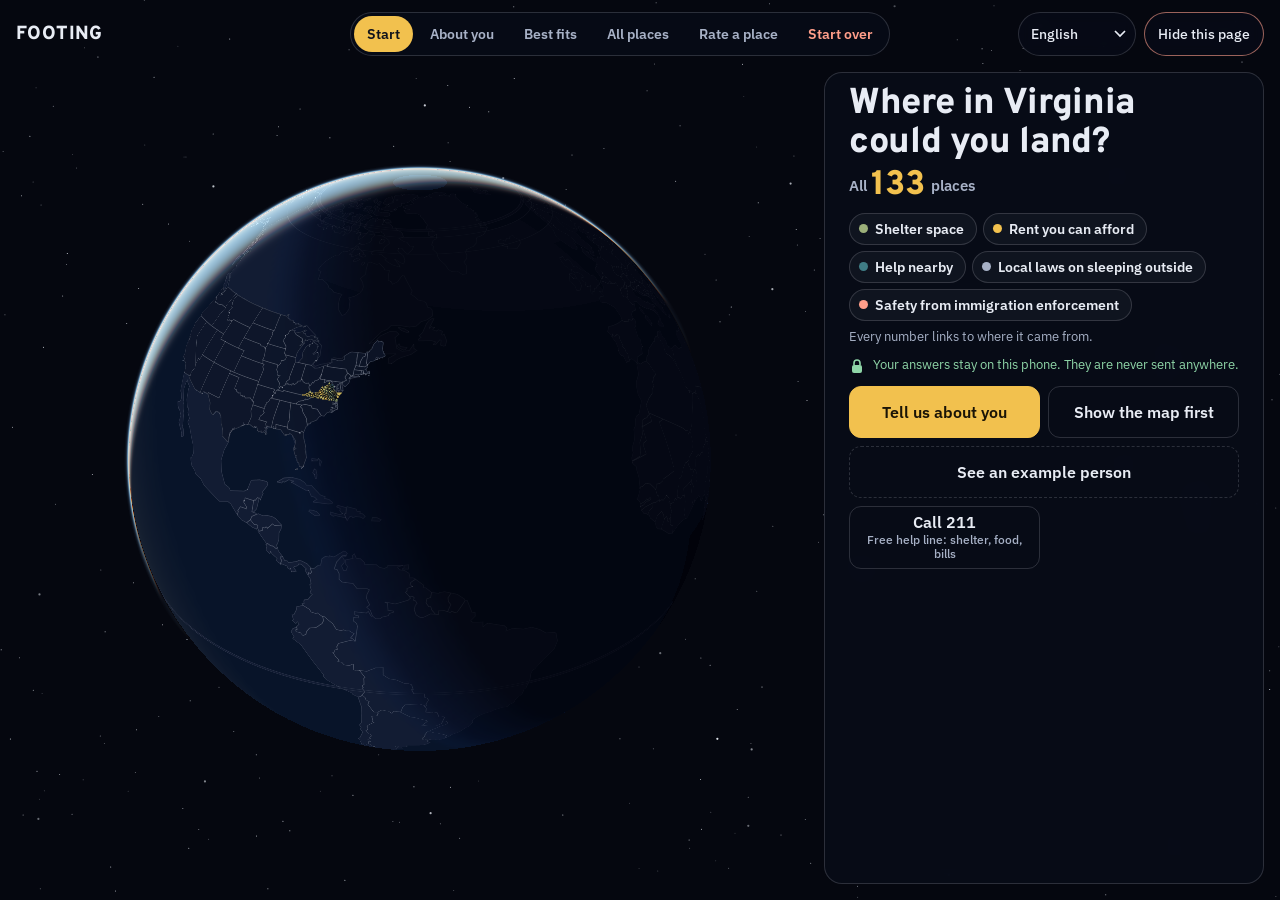
<file: site/index.html>
<!doctype html><html lang="en"><head><meta charset="utf-8"><meta name="viewport" content="width=device-width,initial-scale=1,viewport-fit=cover"></head><body><title>Footing Virginia</title>
<link rel="preconnect" href="https://fonts.googleapis.com">
<link href="https://fonts.googleapis.com/css2?family=IBM+Plex+Sans:wght@400;500;600;700&family=Overpass:wght@700;800&display=swap" rel="stylesheet">
<style>
/* Night Earth, single dark look by design. */
:root { color-scheme: dark; --sans: "IBM Plex Sans", system-ui, -apple-system, "Segoe UI", sans-serif; --ink: #e8ecf4; --bg: #05070f; }
html, body { height: 100%; margin: 0; background: #05070f; color: #e8ecf4; font-family: var(--sans); }
* { box-sizing: border-box; }
a { color: inherit; }
#cover:not([hidden]) { position: fixed; inset: 0; background: #ffffff; color: #1b1b1b; display: flex; align-items: center; justify-content: center; font: 16px system-ui, sans-serif; }
#cover { z-index: 20; flex-direction: column; gap: 12px; }
#cover-back { font: 13px system-ui, sans-serif; color: #555; background: none; border: 0; text-decoration: underline; cursor: pointer; }
.g-top { padding-top: env(safe-area-inset-top, 0px); }
</style>
<style>
.maplibregl-map{font:12px/20px Helvetica Neue,Arial,Helvetica,sans-serif;overflow:hidden;position:relative;-webkit-tap-highlight-color:rgb(0 0 0/0)}.maplibregl-canvas{left:0;position:absolute;top:0}.maplibregl-map:fullscreen{height:100%;width:100%}.maplibregl-ctrl-group button.maplibregl-ctrl-compass{touch-action:none}.maplibregl-canvas-container.maplibregl-interactive,.maplibregl-ctrl-group button.maplibregl-ctrl-compass{cursor:grab;-webkit-user-select:none;-moz-user-select:none;user-select:none}.maplibregl-canvas-container.maplibregl-interactive.maplibregl-track-pointer{cursor:pointer}.maplibregl-canvas-container.maplibregl-interactive:active,.maplibregl-ctrl-group button.maplibregl-ctrl-compass:active{cursor:grabbing}.maplibregl-canvas-container.maplibregl-touch-zoom-rotate,.maplibregl-canvas-container.maplibregl-touch-zoom-rotate .maplibregl-canvas{touch-action:pan-x pan-y}.maplibregl-canvas-container.maplibregl-touch-drag-pan,.maplibregl-canvas-container.maplibregl-touch-drag-pan .maplibregl-canvas{touch-action:pinch-zoom}.maplibregl-canvas-container.maplibregl-touch-zoom-rotate.maplibregl-touch-drag-pan,.maplibregl-canvas-container.maplibregl-touch-zoom-rotate.maplibregl-touch-drag-pan .maplibregl-canvas{touch-action:none}.maplibregl-canvas-container.maplibregl-touch-drag-pan.maplibregl-cooperative-gestures,.maplibregl-canvas-container.maplibregl-touch-drag-pan.maplibregl-cooperative-gestures .maplibregl-canvas{touch-action:pan-x pan-y}.maplibregl-ctrl-bottom-left,.maplibregl-ctrl-bottom-right,.maplibregl-ctrl-top-left,.maplibregl-ctrl-top-right{pointer-events:none;position:absolute;z-index:2}.maplibregl-ctrl-top-left{left:0;top:0}.maplibregl-ctrl-top-right{right:0;top:0}.maplibregl-ctrl-bottom-left{bottom:0;left:0}.maplibregl-ctrl-bottom-right{bottom:0;right:0}.maplibregl-ctrl{clear:both;pointer-events:auto;transform:translate(0)}.maplibregl-ctrl-top-left .maplibregl-ctrl{float:left;margin:10px 0 0 10px}.maplibregl-ctrl-top-right .maplibregl-ctrl{float:right;margin:10px 10px 0 0}.maplibregl-ctrl-bottom-left .maplibregl-ctrl{float:left;margin:0 0 10px 10px}.maplibregl-ctrl-bottom-right .maplibregl-ctrl{float:right;margin:0 10px 10px 0}.maplibregl-ctrl-group{background:#fff;border-radius:4px}.maplibregl-ctrl-group:not(:empty){box-shadow:0 0 0 2px rgba(0,0,0,.1)}@media (forced-colors:active){.maplibregl-ctrl-group:not(:empty){box-shadow:0 0 0 2px ButtonText}}.maplibregl-ctrl-group button{background-color:transparent;border:0;box-sizing:border-box;cursor:pointer;display:block;height:29px;outline:none;padding:0;width:29px}.maplibregl-ctrl-group button+button{border-top:1px solid #ddd}.maplibregl-ctrl button .maplibregl-ctrl-icon{background-position:50%;background-repeat:no-repeat;display:block;height:100%;width:100%}@media (forced-colors:active){.maplibregl-ctrl-icon{background-color:transparent}.maplibregl-ctrl-group button+button{border-top:1px solid ButtonText}}.maplibregl-ctrl button::-moz-focus-inner{border:0;padding:0}.maplibregl-ctrl-attrib-button:focus,.maplibregl-ctrl-group button:focus{box-shadow:0 0 2px 2px #0096ff}.maplibregl-ctrl button:disabled{cursor:not-allowed}.maplibregl-ctrl button:disabled .maplibregl-ctrl-icon{opacity:.25}@media (hover:hover){.maplibregl-ctrl button:not(:disabled):hover{background-color:rgba(0,0,0,.05)}}.maplibregl-ctrl button:not(:disabled):active{background-color:rgba(0,0,0,.05)}.maplibregl-ctrl-group button:focus:focus-visible{box-shadow:0 0 2px 2px #0096ff}.maplibregl-ctrl-group button:focus:not(:focus-visible){box-shadow:none}.maplibregl-ctrl-group button:focus:first-child{border-radius:4px 4px 0 0}.maplibregl-ctrl-group button:focus:last-child{border-radius:0 0 4px 4px}.maplibregl-ctrl-group button:focus:only-child{border-radius:inherit}.maplibregl-ctrl button.maplibregl-ctrl-zoom-out .maplibregl-ctrl-icon{background-image:url("data:image/svg+xml;charset=utf-8,%3Csvg xmlns='http://www.w3.org/2000/svg' width='29' height='29' fill='%23333' viewBox='0 0 29 29'%3E%3Cpath d='M10 13c-.75 0-1.5.75-1.5 1.5S9.25 16 10 16h9c.75 0 1.5-.75 1.5-1.5S19.75 13 19 13z'/%3E%3C/svg%3E")}.maplibregl-ctrl button.maplibregl-ctrl-zoom-in .maplibregl-ctrl-icon{background-image:url("data:image/svg+xml;charset=utf-8,%3Csvg xmlns='http://www.w3.org/2000/svg' width='29' height='29' fill='%23333' viewBox='0 0 29 29'%3E%3Cpath d='M14.5 8.5c-.75 0-1.5.75-1.5 1.5v3h-3c-.75 0-1.5.75-1.5 1.5S9.25 16 10 16h3v3c0 .75.75 1.5 1.5 1.5S16 19.75 16 19v-3h3c.75 0 1.5-.75 1.5-1.5S19.75 13 19 13h-3v-3c0-.75-.75-1.5-1.5-1.5'/%3E%3C/svg%3E")}@media (forced-colors:active){.maplibregl-ctrl button.maplibregl-ctrl-zoom-out .maplibregl-ctrl-icon{background-image:url("data:image/svg+xml;charset=utf-8,%3Csvg xmlns='http://www.w3.org/2000/svg' width='29' height='29' fill='%23fff' viewBox='0 0 29 29'%3E%3Cpath d='M10 13c-.75 0-1.5.75-1.5 1.5S9.25 16 10 16h9c.75 0 1.5-.75 1.5-1.5S19.75 13 19 13z'/%3E%3C/svg%3E")}.maplibregl-ctrl button.maplibregl-ctrl-zoom-in .maplibregl-ctrl-icon{background-image:url("data:image/svg+xml;charset=utf-8,%3Csvg xmlns='http://www.w3.org/2000/svg' width='29' height='29' fill='%23fff' viewBox='0 0 29 29'%3E%3Cpath d='M14.5 8.5c-.75 0-1.5.75-1.5 1.5v3h-3c-.75 0-1.5.75-1.5 1.5S9.25 16 10 16h3v3c0 .75.75 1.5 1.5 1.5S16 19.75 16 19v-3h3c.75 0 1.5-.75 1.5-1.5S19.75 13 19 13h-3v-3c0-.75-.75-1.5-1.5-1.5'/%3E%3C/svg%3E")}}@media (forced-colors:active) and (prefers-color-scheme:light){.maplibregl-ctrl button.maplibregl-ctrl-zoom-out .maplibregl-ctrl-icon{background-image:url("data:image/svg+xml;charset=utf-8,%3Csvg xmlns='http://www.w3.org/2000/svg' width='29' height='29' viewBox='0 0 29 29'%3E%3Cpath d='M10 13c-.75 0-1.5.75-1.5 1.5S9.25 16 10 16h9c.75 0 1.5-.75 1.5-1.5S19.75 13 19 13z'/%3E%3C/svg%3E")}.maplibregl-ctrl button.maplibregl-ctrl-zoom-in .maplibregl-ctrl-icon{background-image:url("data:image/svg+xml;charset=utf-8,%3Csvg xmlns='http://www.w3.org/2000/svg' width='29' height='29' viewBox='0 0 29 29'%3E%3Cpath d='M14.5 8.5c-.75 0-1.5.75-1.5 1.5v3h-3c-.75 0-1.5.75-1.5 1.5S9.25 16 10 16h3v3c0 .75.75 1.5 1.5 1.5S16 19.75 16 19v-3h3c.75 0 1.5-.75 1.5-1.5S19.75 13 19 13h-3v-3c0-.75-.75-1.5-1.5-1.5'/%3E%3C/svg%3E")}}.maplibregl-ctrl button.maplibregl-ctrl-fullscreen .maplibregl-ctrl-icon{background-image:url("data:image/svg+xml;charset=utf-8,%3Csvg xmlns='http://www.w3.org/2000/svg' width='29' height='29' fill='%23333' viewBox='0 0 29 29'%3E%3Cpath d='M24 16v5.5c0 1.75-.75 2.5-2.5 2.5H16v-1l3-1.5-4-5.5 1-1 5.5 4 1.5-3zM6 16l1.5 3 5.5-4 1 1-4 5.5 3 1.5v1H7.5C5.75 24 5 23.25 5 21.5V16zm7-11v1l-3 1.5 4 5.5-1 1-5.5-4L6 13H5V7.5C5 5.75 5.75 5 7.5 5zm11 2.5c0-1.75-.75-2.5-2.5-2.5H16v1l3 1.5-4 5.5 1 1 5.5-4 1.5 3h1z'/%3E%3C/svg%3E")}.maplibregl-ctrl button.maplibregl-ctrl-shrink .maplibregl-ctrl-icon{background-image:url("data:image/svg+xml;charset=utf-8,%3Csvg xmlns='http://www.w3.org/2000/svg' width='29' height='29' viewBox='0 0 29 29'%3E%3Cpath d='M18.5 16c-1.75 0-2.5.75-2.5 2.5V24h1l1.5-3 5.5 4 1-1-4-5.5 3-1.5v-1zM13 18.5c0-1.75-.75-2.5-2.5-2.5H5v1l3 1.5L4 24l1 1 5.5-4 1.5 3h1zm3-8c0 1.75.75 2.5 2.5 2.5H24v-1l-3-1.5L25 5l-1-1-5.5 4L17 5h-1zM10.5 13c1.75 0 2.5-.75 2.5-2.5V5h-1l-1.5 3L5 4 4 5l4 5.5L5 12v1z'/%3E%3C/svg%3E")}@media (forced-colors:active){.maplibregl-ctrl button.maplibregl-ctrl-fullscreen .maplibregl-ctrl-icon{background-image:url("data:image/svg+xml;charset=utf-8,%3Csvg xmlns='http://www.w3.org/2000/svg' width='29' height='29' fill='%23fff' viewBox='0 0 29 29'%3E%3Cpath d='M24 16v5.5c0 1.75-.75 2.5-2.5 2.5H16v-1l3-1.5-4-5.5 1-1 5.5 4 1.5-3zM6 16l1.5 3 5.5-4 1 1-4 5.5 3 1.5v1H7.5C5.75 24 5 23.25 5 21.5V16zm7-11v1l-3 1.5 4 5.5-1 1-5.5-4L6 13H5V7.5C5 5.75 5.75 5 7.5 5zm11 2.5c0-1.75-.75-2.5-2.5-2.5H16v1l3 1.5-4 5.5 1 1 5.5-4 1.5 3h1z'/%3E%3C/svg%3E")}.maplibregl-ctrl button.maplibregl-ctrl-shrink .maplibregl-ctrl-icon{background-image:url("data:image/svg+xml;charset=utf-8,%3Csvg xmlns='http://www.w3.org/2000/svg' width='29' height='29' fill='%23fff' viewBox='0 0 29 29'%3E%3Cpath d='M18.5 16c-1.75 0-2.5.75-2.5 2.5V24h1l1.5-3 5.5 4 1-1-4-5.5 3-1.5v-1zM13 18.5c0-1.75-.75-2.5-2.5-2.5H5v1l3 1.5L4 24l1 1 5.5-4 1.5 3h1zm3-8c0 1.75.75 2.5 2.5 2.5H24v-1l-3-1.5L25 5l-1-1-5.5 4L17 5h-1zM10.5 13c1.75 0 2.5-.75 2.5-2.5V5h-1l-1.5 3L5 4 4 5l4 5.5L5 12v1z'/%3E%3C/svg%3E")}}@media (forced-colors:active) and (prefers-color-scheme:light){.maplibregl-ctrl button.maplibregl-ctrl-fullscreen .maplibregl-ctrl-icon{background-image:url("data:image/svg+xml;charset=utf-8,%3Csvg xmlns='http://www.w3.org/2000/svg' width='29' height='29' viewBox='0 0 29 29'%3E%3Cpath d='M24 16v5.5c0 1.75-.75 2.5-2.5 2.5H16v-1l3-1.5-4-5.5 1-1 5.5 4 1.5-3zM6 16l1.5 3 5.5-4 1 1-4 5.5 3 1.5v1H7.5C5.75 24 5 23.25 5 21.5V16zm7-11v1l-3 1.5 4 5.5-1 1-5.5-4L6 13H5V7.5C5 5.75 5.75 5 7.5 5zm11 2.5c0-1.75-.75-2.5-2.5-2.5H16v1l3 1.5-4 5.5 1 1 5.5-4 1.5 3h1z'/%3E%3C/svg%3E")}.maplibregl-ctrl button.maplibregl-ctrl-shrink .maplibregl-ctrl-icon{background-image:url("data:image/svg+xml;charset=utf-8,%3Csvg xmlns='http://www.w3.org/2000/svg' width='29' height='29' viewBox='0 0 29 29'%3E%3Cpath d='M18.5 16c-1.75 0-2.5.75-2.5 2.5V24h1l1.5-3 5.5 4 1-1-4-5.5 3-1.5v-1zM13 18.5c0-1.75-.75-2.5-2.5-2.5H5v1l3 1.5L4 24l1 1 5.5-4 1.5 3h1zm3-8c0 1.75.75 2.5 2.5 2.5H24v-1l-3-1.5L25 5l-1-1-5.5 4L17 5h-1zM10.5 13c1.75 0 2.5-.75 2.5-2.5V5h-1l-1.5 3L5 4 4 5l4 5.5L5 12v1z'/%3E%3C/svg%3E")}}.maplibregl-ctrl button.maplibregl-ctrl-compass .maplibregl-ctrl-icon{background-image:url("data:image/svg+xml;charset=utf-8,%3Csvg xmlns='http://www.w3.org/2000/svg' width='29' height='29' fill='%23333' viewBox='0 0 29 29'%3E%3Cpath d='m10.5 14 4-8 4 8z'/%3E%3Cpath fill='%23ccc' d='m10.5 16 4 8 4-8z'/%3E%3C/svg%3E")}@media (forced-colors:active){.maplibregl-ctrl button.maplibregl-ctrl-compass .maplibregl-ctrl-icon{background-image:url("data:image/svg+xml;charset=utf-8,%3Csvg xmlns='http://www.w3.org/2000/svg' width='29' height='29' fill='%23fff' viewBox='0 0 29 29'%3E%3Cpath d='m10.5 14 4-8 4 8z'/%3E%3Cpath fill='%23ccc' d='m10.5 16 4 8 4-8z'/%3E%3C/svg%3E")}}@media (forced-colors:active) and (prefers-color-scheme:light){.maplibregl-ctrl button.maplibregl-ctrl-compass .maplibregl-ctrl-icon{background-image:url("data:image/svg+xml;charset=utf-8,%3Csvg xmlns='http://www.w3.org/2000/svg' width='29' height='29' viewBox='0 0 29 29'%3E%3Cpath d='m10.5 14 4-8 4 8z'/%3E%3Cpath fill='%23ccc' d='m10.5 16 4 8 4-8z'/%3E%3C/svg%3E")}}.maplibregl-ctrl button.maplibregl-ctrl-globe .maplibregl-ctrl-icon{background-image:url("data:image/svg+xml;charset=utf-8,%3Csvg xmlns='http://www.w3.org/2000/svg' width='22' height='22' fill='none' stroke='%23333' viewBox='0 0 22 22'%3E%3Ccircle cx='11' cy='11' r='8.5'/%3E%3Cpath d='M17.5 11c0 4.819-3.02 8.5-6.5 8.5S4.5 15.819 4.5 11 7.52 2.5 11 2.5s6.5 3.681 6.5 8.5Z'/%3E%3Cpath d='M13.5 11c0 2.447-.331 4.64-.853 6.206-.262.785-.562 1.384-.872 1.777-.314.399-.58.517-.775.517s-.461-.118-.775-.517c-.31-.393-.61-.992-.872-1.777C8.831 15.64 8.5 13.446 8.5 11s.331-4.64.853-6.206c.262-.785.562-1.384.872-1.777.314-.399.58-.517.775-.517s.461.118.775.517c.31.393.61.992.872 1.777.522 1.565.853 3.76.853 6.206Z'/%3E%3Cpath d='M11 7.5c-1.909 0-3.622-.166-4.845-.428-.616-.132-1.08-.283-1.379-.434a1.3 1.3 0 0 1-.224-.138q.07-.058.224-.138c.299-.151.763-.302 1.379-.434C7.378 5.666 9.091 5.5 11 5.5s3.622.166 4.845.428c.616.132 1.08.283 1.379.434.105.053.177.1.224.138q-.07.058-.224.138c-.299.151-.763.302-1.379.434-1.223.262-2.936.428-4.845.428ZM4.486 6.436ZM11 16.5c-1.909 0-3.622-.166-4.845-.428-.616-.132-1.08-.283-1.379-.434a1.3 1.3 0 0 1-.224-.138 1.3 1.3 0 0 1 .224-.138c.299-.151.763-.302 1.379-.434C7.378 14.666 9.091 14.5 11 14.5s3.622.166 4.845.428c.616.132 1.08.283 1.379.434.105.053.177.1.224.138a1.3 1.3 0 0 1-.224.138c-.299.151-.763.302-1.379.434-1.223.262-2.936.428-4.845.428Zm-6.514-1.064ZM11 12.5c-2.46 0-4.672-.222-6.255-.574-.796-.177-1.406-.38-1.805-.59a1.5 1.5 0 0 1-.39-.272.3.3 0 0 1-.047-.064.3.3 0 0 1 .048-.064c.066-.073.189-.167.389-.272.399-.21 1.009-.413 1.805-.59C6.328 9.722 8.54 9.5 11 9.5s4.672.222 6.256.574c.795.177 1.405.38 1.804.59.2.105.323.2.39.272a.3.3 0 0 1 .047.064.3.3 0 0 1-.048.064 1.4 1.4 0 0 1-.389.272c-.399.21-1.009.413-1.804.59-1.584.352-3.796.574-6.256.574Zm-8.501-1.51v.002zm0 .018v.002zm17.002.002v-.002zm0-.018v-.002z'/%3E%3C/svg%3E")}.maplibregl-ctrl button.maplibregl-ctrl-globe-enabled .maplibregl-ctrl-icon{background-image:url("data:image/svg+xml;charset=utf-8,%3Csvg xmlns='http://www.w3.org/2000/svg' width='22' height='22' fill='none' stroke='%2333b5e5' viewBox='0 0 22 22'%3E%3Ccircle cx='11' cy='11' r='8.5'/%3E%3Cpath d='M17.5 11c0 4.819-3.02 8.5-6.5 8.5S4.5 15.819 4.5 11 7.52 2.5 11 2.5s6.5 3.681 6.5 8.5Z'/%3E%3Cpath d='M13.5 11c0 2.447-.331 4.64-.853 6.206-.262.785-.562 1.384-.872 1.777-.314.399-.58.517-.775.517s-.461-.118-.775-.517c-.31-.393-.61-.992-.872-1.777C8.831 15.64 8.5 13.446 8.5 11s.331-4.64.853-6.206c.262-.785.562-1.384.872-1.777.314-.399.58-.517.775-.517s.461.118.775.517c.31.393.61.992.872 1.777.522 1.565.853 3.76.853 6.206Z'/%3E%3Cpath d='M11 7.5c-1.909 0-3.622-.166-4.845-.428-.616-.132-1.08-.283-1.379-.434a1.3 1.3 0 0 1-.224-.138q.07-.058.224-.138c.299-.151.763-.302 1.379-.434C7.378 5.666 9.091 5.5 11 5.5s3.622.166 4.845.428c.616.132 1.08.283 1.379.434.105.053.177.1.224.138q-.07.058-.224.138c-.299.151-.763.302-1.379.434-1.223.262-2.936.428-4.845.428ZM4.486 6.436ZM11 16.5c-1.909 0-3.622-.166-4.845-.428-.616-.132-1.08-.283-1.379-.434a1.3 1.3 0 0 1-.224-.138 1.3 1.3 0 0 1 .224-.138c.299-.151.763-.302 1.379-.434C7.378 14.666 9.091 14.5 11 14.5s3.622.166 4.845.428c.616.132 1.08.283 1.379.434.105.053.177.1.224.138a1.3 1.3 0 0 1-.224.138c-.299.151-.763.302-1.379.434-1.223.262-2.936.428-4.845.428Zm-6.514-1.064ZM11 12.5c-2.46 0-4.672-.222-6.255-.574-.796-.177-1.406-.38-1.805-.59a1.5 1.5 0 0 1-.39-.272.3.3 0 0 1-.047-.064.3.3 0 0 1 .048-.064c.066-.073.189-.167.389-.272.399-.21 1.009-.413 1.805-.59C6.328 9.722 8.54 9.5 11 9.5s4.672.222 6.256.574c.795.177 1.405.38 1.804.59.2.105.323.2.39.272a.3.3 0 0 1 .047.064.3.3 0 0 1-.048.064 1.4 1.4 0 0 1-.389.272c-.399.21-1.009.413-1.804.59-1.584.352-3.796.574-6.256.574Zm-8.501-1.51v.002zm0 .018v.002zm17.002.002v-.002zm0-.018v-.002z'/%3E%3C/svg%3E")}.maplibregl-ctrl button.maplibregl-ctrl-terrain .maplibregl-ctrl-icon{background-image:url("data:image/svg+xml;charset=utf-8,%3Csvg xmlns='http://www.w3.org/2000/svg' width='22' height='22' fill='%23333' viewBox='0 0 22 22'%3E%3Cpath d='m1.754 13.406 4.453-4.851 3.09 3.09 3.281 3.277.969-.969-3.309-3.312 3.844-4.121 6.148 6.886h1.082v-.855l-7.207-8.07-4.84 5.187L6.169 6.57l-5.48 5.965v.871ZM.688 16.844h20.625v1.375H.688Zm0 0'/%3E%3C/svg%3E")}.maplibregl-ctrl button.maplibregl-ctrl-terrain-enabled .maplibregl-ctrl-icon{background-image:url("data:image/svg+xml;charset=utf-8,%3Csvg xmlns='http://www.w3.org/2000/svg' width='22' height='22' fill='%2333b5e5' viewBox='0 0 22 22'%3E%3Cpath d='m1.754 13.406 4.453-4.851 3.09 3.09 3.281 3.277.969-.969-3.309-3.312 3.844-4.121 6.148 6.886h1.082v-.855l-7.207-8.07-4.84 5.187L6.169 6.57l-5.48 5.965v.871ZM.688 16.844h20.625v1.375H.688Zm0 0'/%3E%3C/svg%3E")}.maplibregl-ctrl button.maplibregl-ctrl-geolocate .maplibregl-ctrl-icon{background-image:url("data:image/svg+xml;charset=utf-8,%3Csvg xmlns='http://www.w3.org/2000/svg' width='29' height='29' fill='%23333' viewBox='0 0 20 20'%3E%3Cpath d='M10 4C9 4 9 5 9 5v.1A5 5 0 0 0 5.1 9H5s-1 0-1 1 1 1 1 1h.1A5 5 0 0 0 9 14.9v.1s0 1 1 1 1-1 1-1v-.1a5 5 0 0 0 3.9-3.9h.1s1 0 1-1-1-1-1-1h-.1A5 5 0 0 0 11 5.1V5s0-1-1-1m0 2.5a3.5 3.5 0 1 1 0 7 3.5 3.5 0 1 1 0-7'/%3E%3Ccircle cx='10' cy='10' r='2'/%3E%3C/svg%3E")}.maplibregl-ctrl button.maplibregl-ctrl-geolocate:disabled .maplibregl-ctrl-icon{background-image:url("data:image/svg+xml;charset=utf-8,%3Csvg xmlns='http://www.w3.org/2000/svg' width='29' height='29' fill='%23aaa' viewBox='0 0 20 20'%3E%3Cpath d='M10 4C9 4 9 5 9 5v.1A5 5 0 0 0 5.1 9H5s-1 0-1 1 1 1 1 1h.1A5 5 0 0 0 9 14.9v.1s0 1 1 1 1-1 1-1v-.1a5 5 0 0 0 3.9-3.9h.1s1 0 1-1-1-1-1-1h-.1A5 5 0 0 0 11 5.1V5s0-1-1-1m0 2.5a3.5 3.5 0 1 1 0 7 3.5 3.5 0 1 1 0-7'/%3E%3Ccircle cx='10' cy='10' r='2'/%3E%3Cpath fill='red' d='m14 5 1 1-9 9-1-1z'/%3E%3C/svg%3E")}.maplibregl-ctrl button.maplibregl-ctrl-geolocate.maplibregl-ctrl-geolocate-active .maplibregl-ctrl-icon{background-image:url("data:image/svg+xml;charset=utf-8,%3Csvg xmlns='http://www.w3.org/2000/svg' width='29' height='29' fill='%2333b5e5' viewBox='0 0 20 20'%3E%3Cpath d='M10 4C9 4 9 5 9 5v.1A5 5 0 0 0 5.1 9H5s-1 0-1 1 1 1 1 1h.1A5 5 0 0 0 9 14.9v.1s0 1 1 1 1-1 1-1v-.1a5 5 0 0 0 3.9-3.9h.1s1 0 1-1-1-1-1-1h-.1A5 5 0 0 0 11 5.1V5s0-1-1-1m0 2.5a3.5 3.5 0 1 1 0 7 3.5 3.5 0 1 1 0-7'/%3E%3Ccircle cx='10' cy='10' r='2'/%3E%3C/svg%3E")}.maplibregl-ctrl button.maplibregl-ctrl-geolocate.maplibregl-ctrl-geolocate-active-error .maplibregl-ctrl-icon{background-image:url("data:image/svg+xml;charset=utf-8,%3Csvg xmlns='http://www.w3.org/2000/svg' width='29' height='29' fill='%23e58978' viewBox='0 0 20 20'%3E%3Cpath d='M10 4C9 4 9 5 9 5v.1A5 5 0 0 0 5.1 9H5s-1 0-1 1 1 1 1 1h.1A5 5 0 0 0 9 14.9v.1s0 1 1 1 1-1 1-1v-.1a5 5 0 0 0 3.9-3.9h.1s1 0 1-1-1-1-1-1h-.1A5 5 0 0 0 11 5.1V5s0-1-1-1m0 2.5a3.5 3.5 0 1 1 0 7 3.5 3.5 0 1 1 0-7'/%3E%3Ccircle cx='10' cy='10' r='2'/%3E%3C/svg%3E")}.maplibregl-ctrl button.maplibregl-ctrl-geolocate.maplibregl-ctrl-geolocate-background .maplibregl-ctrl-icon{background-image:url("data:image/svg+xml;charset=utf-8,%3Csvg xmlns='http://www.w3.org/2000/svg' width='29' height='29' fill='%2333b5e5' viewBox='0 0 20 20'%3E%3Cpath d='M10 4C9 4 9 5 9 5v.1A5 5 0 0 0 5.1 9H5s-1 0-1 1 1 1 1 1h.1A5 5 0 0 0 9 14.9v.1s0 1 1 1 1-1 1-1v-.1a5 5 0 0 0 3.9-3.9h.1s1 0 1-1-1-1-1-1h-.1A5 5 0 0 0 11 5.1V5s0-1-1-1m0 2.5a3.5 3.5 0 1 1 0 7 3.5 3.5 0 1 1 0-7'/%3E%3C/svg%3E")}.maplibregl-ctrl button.maplibregl-ctrl-geolocate.maplibregl-ctrl-geolocate-background-error .maplibregl-ctrl-icon{background-image:url("data:image/svg+xml;charset=utf-8,%3Csvg xmlns='http://www.w3.org/2000/svg' width='29' height='29' fill='%23e54e33' viewBox='0 0 20 20'%3E%3Cpath d='M10 4C9 4 9 5 9 5v.1A5 5 0 0 0 5.1 9H5s-1 0-1 1 1 1 1 1h.1A5 5 0 0 0 9 14.9v.1s0 1 1 1 1-1 1-1v-.1a5 5 0 0 0 3.9-3.9h.1s1 0 1-1-1-1-1-1h-.1A5 5 0 0 0 11 5.1V5s0-1-1-1m0 2.5a3.5 3.5 0 1 1 0 7 3.5 3.5 0 1 1 0-7'/%3E%3C/svg%3E")}.maplibregl-ctrl button.maplibregl-ctrl-geolocate.maplibregl-ctrl-geolocate-waiting .maplibregl-ctrl-icon{animation:maplibregl-spin 2s linear infinite}@media (forced-colors:active){.maplibregl-ctrl button.maplibregl-ctrl-geolocate .maplibregl-ctrl-icon{background-image:url("data:image/svg+xml;charset=utf-8,%3Csvg xmlns='http://www.w3.org/2000/svg' width='29' height='29' fill='%23fff' viewBox='0 0 20 20'%3E%3Cpath d='M10 4C9 4 9 5 9 5v.1A5 5 0 0 0 5.1 9H5s-1 0-1 1 1 1 1 1h.1A5 5 0 0 0 9 14.9v.1s0 1 1 1 1-1 1-1v-.1a5 5 0 0 0 3.9-3.9h.1s1 0 1-1-1-1-1-1h-.1A5 5 0 0 0 11 5.1V5s0-1-1-1m0 2.5a3.5 3.5 0 1 1 0 7 3.5 3.5 0 1 1 0-7'/%3E%3Ccircle cx='10' cy='10' r='2'/%3E%3C/svg%3E")}.maplibregl-ctrl button.maplibregl-ctrl-geolocate:disabled .maplibregl-ctrl-icon{background-image:url("data:image/svg+xml;charset=utf-8,%3Csvg xmlns='http://www.w3.org/2000/svg' width='29' height='29' fill='%23999' viewBox='0 0 20 20'%3E%3Cpath d='M10 4C9 4 9 5 9 5v.1A5 5 0 0 0 5.1 9H5s-1 0-1 1 1 1 1 1h.1A5 5 0 0 0 9 14.9v.1s0 1 1 1 1-1 1-1v-.1a5 5 0 0 0 3.9-3.9h.1s1 0 1-1-1-1-1-1h-.1A5 5 0 0 0 11 5.1V5s0-1-1-1m0 2.5a3.5 3.5 0 1 1 0 7 3.5 3.5 0 1 1 0-7'/%3E%3Ccircle cx='10' cy='10' r='2'/%3E%3Cpath fill='red' d='m14 5 1 1-9 9-1-1z'/%3E%3C/svg%3E")}.maplibregl-ctrl button.maplibregl-ctrl-geolocate.maplibregl-ctrl-geolocate-active .maplibregl-ctrl-icon{background-image:url("data:image/svg+xml;charset=utf-8,%3Csvg xmlns='http://www.w3.org/2000/svg' width='29' height='29' fill='%2333b5e5' viewBox='0 0 20 20'%3E%3Cpath d='M10 4C9 4 9 5 9 5v.1A5 5 0 0 0 5.1 9H5s-1 0-1 1 1 1 1 1h.1A5 5 0 0 0 9 14.9v.1s0 1 1 1 1-1 1-1v-.1a5 5 0 0 0 3.9-3.9h.1s1 0 1-1-1-1-1-1h-.1A5 5 0 0 0 11 5.1V5s0-1-1-1m0 2.5a3.5 3.5 0 1 1 0 7 3.5 3.5 0 1 1 0-7'/%3E%3Ccircle cx='10' cy='10' r='2'/%3E%3C/svg%3E")}.maplibregl-ctrl button.maplibregl-ctrl-geolocate.maplibregl-ctrl-geolocate-active-error .maplibregl-ctrl-icon{background-image:url("data:image/svg+xml;charset=utf-8,%3Csvg xmlns='http://www.w3.org/2000/svg' width='29' height='29' fill='%23e58978' viewBox='0 0 20 20'%3E%3Cpath d='M10 4C9 4 9 5 9 5v.1A5 5 0 0 0 5.1 9H5s-1 0-1 1 1 1 1 1h.1A5 5 0 0 0 9 14.9v.1s0 1 1 1 1-1 1-1v-.1a5 5 0 0 0 3.9-3.9h.1s1 0 1-1-1-1-1-1h-.1A5 5 0 0 0 11 5.1V5s0-1-1-1m0 2.5a3.5 3.5 0 1 1 0 7 3.5 3.5 0 1 1 0-7'/%3E%3Ccircle cx='10' cy='10' r='2'/%3E%3C/svg%3E")}.maplibregl-ctrl button.maplibregl-ctrl-geolocate.maplibregl-ctrl-geolocate-background .maplibregl-ctrl-icon{background-image:url("data:image/svg+xml;charset=utf-8,%3Csvg xmlns='http://www.w3.org/2000/svg' width='29' height='29' fill='%2333b5e5' viewBox='0 0 20 20'%3E%3Cpath d='M10 4C9 4 9 5 9 5v.1A5 5 0 0 0 5.1 9H5s-1 0-1 1 1 1 1 1h.1A5 5 0 0 0 9 14.9v.1s0 1 1 1 1-1 1-1v-.1a5 5 0 0 0 3.9-3.9h.1s1 0 1-1-1-1-1-1h-.1A5 5 0 0 0 11 5.1V5s0-1-1-1m0 2.5a3.5 3.5 0 1 1 0 7 3.5 3.5 0 1 1 0-7'/%3E%3C/svg%3E")}.maplibregl-ctrl button.maplibregl-ctrl-geolocate.maplibregl-ctrl-geolocate-background-error .maplibregl-ctrl-icon{background-image:url("data:image/svg+xml;charset=utf-8,%3Csvg xmlns='http://www.w3.org/2000/svg' width='29' height='29' fill='%23e54e33' viewBox='0 0 20 20'%3E%3Cpath d='M10 4C9 4 9 5 9 5v.1A5 5 0 0 0 5.1 9H5s-1 0-1 1 1 1 1 1h.1A5 5 0 0 0 9 14.9v.1s0 1 1 1 1-1 1-1v-.1a5 5 0 0 0 3.9-3.9h.1s1 0 1-1-1-1-1-1h-.1A5 5 0 0 0 11 5.1V5s0-1-1-1m0 2.5a3.5 3.5 0 1 1 0 7 3.5 3.5 0 1 1 0-7'/%3E%3C/svg%3E")}}@media (forced-colors:active) and (prefers-color-scheme:light){.maplibregl-ctrl button.maplibregl-ctrl-geolocate .maplibregl-ctrl-icon{background-image:url("data:image/svg+xml;charset=utf-8,%3Csvg xmlns='http://www.w3.org/2000/svg' width='29' height='29' viewBox='0 0 20 20'%3E%3Cpath d='M10 4C9 4 9 5 9 5v.1A5 5 0 0 0 5.1 9H5s-1 0-1 1 1 1 1 1h.1A5 5 0 0 0 9 14.9v.1s0 1 1 1 1-1 1-1v-.1a5 5 0 0 0 3.9-3.9h.1s1 0 1-1-1-1-1-1h-.1A5 5 0 0 0 11 5.1V5s0-1-1-1m0 2.5a3.5 3.5 0 1 1 0 7 3.5 3.5 0 1 1 0-7'/%3E%3Ccircle cx='10' cy='10' r='2'/%3E%3C/svg%3E")}.maplibregl-ctrl button.maplibregl-ctrl-geolocate:disabled .maplibregl-ctrl-icon{background-image:url("data:image/svg+xml;charset=utf-8,%3Csvg xmlns='http://www.w3.org/2000/svg' width='29' height='29' fill='%23666' viewBox='0 0 20 20'%3E%3Cpath d='M10 4C9 4 9 5 9 5v.1A5 5 0 0 0 5.1 9H5s-1 0-1 1 1 1 1 1h.1A5 5 0 0 0 9 14.9v.1s0 1 1 1 1-1 1-1v-.1a5 5 0 0 0 3.9-3.9h.1s1 0 1-1-1-1-1-1h-.1A5 5 0 0 0 11 5.1V5s0-1-1-1m0 2.5a3.5 3.5 0 1 1 0 7 3.5 3.5 0 1 1 0-7'/%3E%3Ccircle cx='10' cy='10' r='2'/%3E%3Cpath fill='red' d='m14 5 1 1-9 9-1-1z'/%3E%3C/svg%3E")}}@keyframes maplibregl-spin{0%{transform:rotate(0deg)}to{transform:rotate(1turn)}}a.maplibregl-ctrl-logo{background-image:url("data:image/svg+xml;charset=utf-8,%3Csvg xmlns='http://www.w3.org/2000/svg' width='88' height='23' fill='none'%3E%3Cpath fill='%23000' fill-opacity='.4' fill-rule='evenodd' d='M17.408 16.796h-1.827l2.501-12.095h.198l3.324 6.533.988 2.19.988-2.19 3.258-6.533h.181l2.6 12.095h-1.81l-1.218-5.644-.362-1.71-.658 1.71-2.929 5.644h-.098l-2.914-5.644-.757-1.71-.345 1.71zm1.958-3.42-.726 3.663a1.255 1.255 0 0 1-1.232 1.011h-1.827a1.255 1.255 0 0 1-1.229-1.509l2.501-12.095a1.255 1.255 0 0 1 1.23-1.001h.197a1.25 1.25 0 0 1 1.12.685l3.19 6.273 3.125-6.263a1.25 1.25 0 0 1 1.123-.695h.181a1.255 1.255 0 0 1 1.227.991l1.443 6.71a5 5 0 0 1 .314-.787l.009-.016a4.6 4.6 0 0 1 1.777-1.887c.782-.46 1.668-.667 2.611-.667a4.6 4.6 0 0 1 1.7.32l.306.134c.21-.16.474-.256.759-.256h1.694a1.255 1.255 0 0 1 1.212.925 1.255 1.255 0 0 1 1.212-.925h1.711c.284 0 .545.094.755.252.613-.3 1.312-.45 2.075-.45 1.356 0 2.557.445 3.482 1.4q.47.48.763 1.064V4.701a1.255 1.255 0 0 1 1.255-1.255h1.86A1.255 1.255 0 0 1 54.44 4.7v9.194h2.217c.19 0 .37.043.532.118v-4.77c0-.356.147-.678.385-.906a2.42 2.42 0 0 1-.682-1.71c0-.665.267-1.253.735-1.7a2.45 2.45 0 0 1 1.722-.674 2.43 2.43 0 0 1 1.705.675q.318.302.504.683V4.7a1.255 1.255 0 0 1 1.255-1.255h1.744A1.255 1.255 0 0 1 65.812 4.7v3.335a4.8 4.8 0 0 1 1.526-.246c.938 0 1.817.214 2.59.69a4.47 4.47 0 0 1 1.67 1.743v-.98a1.255 1.255 0 0 1 1.256-1.256h1.777c.233 0 .451.064.639.174a3.4 3.4 0 0 1 1.567-.372c.346 0 .861.02 1.285.232a1.25 1.25 0 0 1 .689 1.004 4.7 4.7 0 0 1 .853-.588c.795-.44 1.675-.647 2.61-.647 1.385 0 2.65.39 3.525 1.396.836.938 1.168 2.173 1.168 3.528q-.001.515-.056 1.051a1.255 1.255 0 0 1-.947 1.09l.408.952a1.255 1.255 0 0 1-.477 1.552c-.418.268-.92.463-1.458.612-.613.171-1.304.244-2.049.244-1.06 0-2.043-.207-2.886-.698l-.015-.008c-.798-.48-1.419-1.135-1.818-1.963l-.004-.008a5.8 5.8 0 0 1-.548-2.512q0-.429.053-.843a1.3 1.3 0 0 1-.333-.086l-.166-.004c-.223 0-.426.062-.643.228-.03.024-.142.139-.142.59v3.883a1.255 1.255 0 0 1-1.256 1.256h-1.777a1.255 1.255 0 0 1-1.256-1.256V15.69l-.032.057a4.8 4.8 0 0 1-1.86 1.833 5.04 5.04 0 0 1-2.484.634 4.5 4.5 0 0 1-1.935-.424 1.25 1.25 0 0 1-.764.258h-1.71a1.255 1.255 0 0 1-1.256-1.255V7.687a2.4 2.4 0 0 1-.428.625c.253.23.412.561.412.93v7.553a1.255 1.255 0 0 1-1.256 1.255h-1.843a1.25 1.25 0 0 1-.894-.373c-.228.23-.544.373-.894.373H51.32a1.255 1.255 0 0 1-1.256-1.255v-1.251l-.061.117a4.7 4.7 0 0 1-1.782 1.884 4.77 4.77 0 0 1-2.485.67 5.6 5.6 0 0 1-1.485-.188l.009 2.764a1.255 1.255 0 0 1-1.255 1.259h-1.729a1.255 1.255 0 0 1-1.255-1.255v-3.537a1.255 1.255 0 0 1-1.167.793h-1.679a1.25 1.25 0 0 1-.77-.263 4.5 4.5 0 0 1-1.945.429c-.885 0-1.724-.21-2.495-.632l-.017-.01a5 5 0 0 1-1.081-.836 1.255 1.255 0 0 1-1.254 1.312h-1.81a1.255 1.255 0 0 1-1.228-.99l-.782-3.625-2.044 3.939a1.25 1.25 0 0 1-1.115.676h-.098a1.25 1.25 0 0 1-1.116-.68l-2.061-3.994zM35.92 16.63l.207-.114.223-.15q.493-.356.735-.785l.061-.118.033 1.332h1.678V9.242h-1.694l-.033 1.267q-.133-.329-.526-.658l-.032-.028a3.2 3.2 0 0 0-.668-.428l-.27-.12a3.3 3.3 0 0 0-1.235-.23q-1.136-.001-1.974.493a3.36 3.36 0 0 0-1.3 1.382q-.445.89-.444 2.074 0 1.2.51 2.107a3.8 3.8 0 0 0 1.382 1.381 3.9 3.9 0 0 0 1.893.477q.795 0 1.455-.33zm-2.789-5.38q-.576.675-.575 1.762 0 1.102.559 1.794.576.675 1.645.675a2.25 2.25 0 0 0 .934-.19 2.2 2.2 0 0 0 .468-.29l.178-.161a2.2 2.2 0 0 0 .397-.561q.244-.5.244-1.15v-.115q0-.708-.296-1.267l-.043-.077a2.2 2.2 0 0 0-.633-.709l-.13-.086-.047-.028a2.1 2.1 0 0 0-1.073-.285q-1.052 0-1.629.692zm2.316 2.706c.163-.17.28-.407.28-.83v-.114c0-.292-.06-.508-.15-.68a.96.96 0 0 0-.353-.389.85.85 0 0 0-.464-.127c-.4 0-.56.114-.664.239l-.01.012c-.148.174-.275.45-.275.945 0 .506.122.801.27.99.097.11.266.224.68.224.303 0 .504-.09.687-.269zm7.545 1.705a2.6 2.6 0 0 0 .331.423q.319.33.755.548l.173.074q.65.255 1.49.255 1.02 0 1.844-.493a3.45 3.45 0 0 0 1.316-1.4q.493-.904.493-2.089 0-1.909-.988-2.913-.988-1.02-2.584-1.02-.898 0-1.575.347a3 3 0 0 0-.415.262l-.199.166a3.4 3.4 0 0 0-.64.82V9.242h-1.712v11.553h1.729l-.017-5.134zm.53-1.138q.206.29.48.5l.155.11.053.034q.51.296 1.119.297 1.07 0 1.645-.675.577-.69.576-1.762 0-1.119-.576-1.777-.558-.675-1.645-.675-.435 0-.835.16a2 2 0 0 0-.284.136 2 2 0 0 0-.363.254 2.2 2.2 0 0 0-.46.569l-.082.162a2.6 2.6 0 0 0-.213 1.072v.115q0 .707.296 1.267l.135.211zm.964-.818a1.1 1.1 0 0 0 .367.385.94.94 0 0 0 .476.118c.423 0 .59-.117.687-.23.159-.194.28-.478.28-.95 0-.53-.133-.8-.266-.952l-.021-.025c-.078-.094-.231-.221-.68-.221a1 1 0 0 0-.503.135l-.012.007a.86.86 0 0 0-.335.343c-.073.133-.132.324-.132.614v.115a1.4 1.4 0 0 0 .14.66zm15.7-6.222q.347-.346.346-.856a1.05 1.05 0 0 0-.345-.79 1.18 1.18 0 0 0-.84-.329q-.51 0-.855.33a1.05 1.05 0 0 0-.346.79q0 .51.346.855.345.346.856.346.51 0 .839-.346zm4.337 9.314.033-1.332q.191.403.59.747l.098.081a4 4 0 0 0 .316.224l.223.122a3.2 3.2 0 0 0 1.44.322 3.8 3.8 0 0 0 1.875-.477 3.5 3.5 0 0 0 1.382-1.366q.527-.89.526-2.09 0-1.184-.444-2.073a3.24 3.24 0 0 0-1.283-1.399q-.823-.51-1.942-.51a3.5 3.5 0 0 0-1.527.344l-.086.043-.165.09a3 3 0 0 0-.33.214q-.432.315-.656.707a2 2 0 0 0-.099.198l.082-1.283V4.701h-1.744v12.095zm.473-2.509a2.5 2.5 0 0 0 .566.7q.117.098.245.18l.144.08a2.1 2.1 0 0 0 .975.232q1.07 0 1.645-.675.576-.69.576-1.778 0-1.102-.576-1.777-.56-.691-1.645-.692a2.2 2.2 0 0 0-1.015.235q-.22.113-.415.282l-.15.142a2.1 2.1 0 0 0-.42.594q-.223.479-.223 1.1v.115q0 .705.293 1.26zm2.616-.293c.157-.191.28-.479.28-.967 0-.51-.13-.79-.276-.961l-.021-.026c-.082-.1-.232-.225-.67-.225a.87.87 0 0 0-.681.279l-.012.011c-.154.155-.274.38-.274.807v.115c0 .285.057.499.144.669a1.1 1.1 0 0 0 .367.405c.137.082.28.123.455.123.423 0 .59-.118.686-.23zm8.266-3.013q.345-.13.724-.14l.069-.002q.493 0 .642.099l.247-1.794q-.196-.099-.717-.099a2.3 2.3 0 0 0-.545.063 2 2 0 0 0-.411.148 2.2 2.2 0 0 0-.4.249 2.5 2.5 0 0 0-.485.499 2.7 2.7 0 0 0-.32.581l-.05.137v-1.48h-1.778v7.553h1.777v-3.884q0-.546.159-.943a1.5 1.5 0 0 1 .466-.636 2.5 2.5 0 0 1 .399-.253 2 2 0 0 1 .224-.099zm9.784 2.656.05-.922q0-1.743-.856-2.698-.838-.97-2.584-.97-1.119-.001-2.007.493a3.46 3.46 0 0 0-1.4 1.382q-.493.906-.493 2.106 0 1.07.428 1.975.428.89 1.332 1.432.906.526 2.255.526.973 0 1.668-.185l.044-.012.135-.04q.613-.184.984-.421l-.542-1.267q-.3.162-.642.274l-.297.087q-.51.131-1.3.131-.954 0-1.497-.444a1.6 1.6 0 0 1-.192-.193q-.366-.44-.512-1.234l-.004-.021zm-5.427-1.256-.003.022h3.752v-.138q-.011-.727-.288-1.118a1 1 0 0 0-.156-.176q-.46-.428-1.316-.428-.986 0-1.494.604-.379.45-.494 1.234zm-27.053 2.77V4.7h-1.86v12.095h5.333V15.15zm7.103-5.908v7.553h-1.843V9.242h1.843z'/%3E%3Cpath fill='%23fff' d='m19.63 11.151-.757-1.71-.345 1.71-1.12 5.644h-1.827L18.083 4.7h.197l3.325 6.533.988 2.19.988-2.19L26.839 4.7h.181l2.6 12.095h-1.81l-1.218-5.644-.362-1.71-.658 1.71-2.93 5.644h-.098l-2.913-5.644zm14.836 5.81q-1.02 0-1.893-.478a3.8 3.8 0 0 1-1.381-1.382q-.51-.906-.51-2.106 0-1.185.444-2.074a3.36 3.36 0 0 1 1.3-1.382q.839-.494 1.974-.494a3.3 3.3 0 0 1 1.234.231 3.3 3.3 0 0 1 .97.575q.396.33.527.659l.033-1.267h1.694v7.553H37.18l-.033-1.332q-.279.593-1.02 1.053a3.17 3.17 0 0 1-1.662.444zm.296-1.482q.938 0 1.58-.642.642-.66.642-1.711v-.115q0-.708-.296-1.267a2.2 2.2 0 0 0-.807-.872 2.1 2.1 0 0 0-1.119-.313q-1.053 0-1.629.692-.575.675-.575 1.76 0 1.103.559 1.795.577.675 1.645.675zm6.521-6.237h1.711v1.4q.906-1.597 2.83-1.597 1.596 0 2.584 1.02.988 1.005.988 2.914 0 1.185-.493 2.09a3.46 3.46 0 0 1-1.316 1.399 3.5 3.5 0 0 1-1.844.493q-.954 0-1.662-.329a2.67 2.67 0 0 1-1.086-.97l.017 5.134h-1.728zm4.048 6.22q1.07 0 1.645-.674.577-.69.576-1.762 0-1.119-.576-1.777-.558-.675-1.645-.675-.592 0-1.12.296-.51.28-.822.823-.296.527-.296 1.234v.115q0 .708.296 1.267.313.543.823.855.51.296 1.119.297z'/%3E%3Cpath fill='%23e1e3e9' d='M51.325 4.7h1.86v10.45h3.473v1.646h-5.333zm7.12 4.542h1.843v7.553h-1.843zm.905-1.415a1.16 1.16 0 0 1-.856-.346 1.17 1.17 0 0 1-.346-.856 1.05 1.05 0 0 1 .346-.79q.346-.329.856-.329.494 0 .839.33a1.05 1.05 0 0 1 .345.79 1.16 1.16 0 0 1-.345.855q-.33.346-.84.346zm7.875 9.133a3.17 3.17 0 0 1-1.662-.444q-.723-.46-1.004-1.053l-.033 1.332h-1.71V4.701h1.743v4.657l-.082 1.283q.279-.658 1.086-1.119a3.5 3.5 0 0 1 1.778-.477q1.119 0 1.942.51a3.24 3.24 0 0 1 1.283 1.4q.445.888.444 2.072 0 1.201-.526 2.09a3.5 3.5 0 0 1-1.382 1.366 3.8 3.8 0 0 1-1.876.477zm-.296-1.481q1.069 0 1.645-.675.577-.69.577-1.778 0-1.102-.577-1.776-.56-.691-1.645-.692a2.12 2.12 0 0 0-1.58.659q-.642.641-.642 1.694v.115q0 .71.296 1.267a2.4 2.4 0 0 0 .807.872 2.1 2.1 0 0 0 1.119.313zm5.927-6.237h1.777v1.481q.263-.757.856-1.217a2.14 2.14 0 0 1 1.349-.46q.527 0 .724.098l-.247 1.794q-.149-.099-.642-.099-.774 0-1.416.494-.626.493-.626 1.58v3.883h-1.777V9.242zm9.534 7.718q-1.35 0-2.255-.526-.904-.543-1.332-1.432a4.6 4.6 0 0 1-.428-1.975q0-1.2.493-2.106a3.46 3.46 0 0 1 1.4-1.382q.889-.495 2.007-.494 1.744 0 2.584.97.855.956.856 2.7 0 .444-.05.92h-5.43q.18 1.005.708 1.45.542.443 1.497.443.79 0 1.3-.131a4 4 0 0 0 .938-.362l.542 1.267q-.411.263-1.119.46-.708.198-1.711.197zm1.596-4.558q.016-1.02-.444-1.432-.46-.428-1.316-.428-1.728 0-1.991 1.86z'/%3E%3Cpath d='M5.074 15.948a.484.657 0 0 0-.486.659v1.84a.484.657 0 0 0 .486.659h4.101a.484.657 0 0 0 .486-.659v-1.84a.484.657 0 0 0-.486-.659zm3.56 1.16H5.617v.838h3.017z' style='fill:%23fff;fill-rule:evenodd;stroke-width:1.03600001'/%3E%3Cg style='stroke-width:1.12603545'%3E%3Cpath d='M-9.408-1.416c-3.833-.025-7.056 2.912-7.08 6.615-.02 3.08 1.653 4.832 3.107 6.268.903.892 1.721 1.74 2.32 2.902l-.525-.004c-.543-.003-.992.304-1.24.639a1.87 1.87 0 0 0-.362 1.121l-.011 1.877c-.003.402.104.787.347 1.125.244.338.688.653 1.23.656l4.142.028c.542.003.99-.306 1.238-.641a1.87 1.87 0 0 0 .363-1.121l.012-1.875a1.87 1.87 0 0 0-.348-1.127c-.243-.338-.688-.653-1.23-.656l-.518-.004c.597-1.145 1.425-1.983 2.348-2.87 1.473-1.414 3.18-3.149 3.2-6.226-.016-3.59-2.923-6.684-6.993-6.707m-.006 1.1v.002c3.274.02 5.92 2.532 5.9 5.6-.017 2.706-1.39 4.026-2.863 5.44-1.034.994-2.118 2.033-2.814 3.633-.018.041-.052.055-.075.065q-.013.004-.02.01a.34.34 0 0 1-.226.084.34.34 0 0 1-.224-.086l-.092-.077c-.699-1.615-1.768-2.669-2.781-3.67-1.454-1.435-2.797-2.762-2.78-5.478.02-3.067 2.7-5.545 5.975-5.523m-.02 2.826c-1.62-.01-2.944 1.315-2.955 2.96-.01 1.646 1.295 2.988 2.916 2.999h.002c1.621.01 2.943-1.316 2.953-2.961.011-1.646-1.294-2.988-2.916-2.998m-.005 1.1c1.017.006 1.829.83 1.822 1.89s-.83 1.874-1.848 1.867c-1.018-.006-1.829-.83-1.822-1.89s.83-1.874 1.848-1.868m-2.155 11.857 4.14.025c.271.002.49.305.487.676l-.013 1.875c-.003.37-.224.67-.495.668l-4.14-.025c-.27-.002-.487-.306-.485-.676l.012-1.875c.003-.37.224-.67.494-.668' style='color:%23000;font-style:normal;font-variant:normal;font-weight:400;font-stretch:normal;font-size:medium;line-height:normal;font-family:sans-serif;font-variant-ligatures:normal;font-variant-position:normal;font-variant-caps:normal;font-variant-numeric:normal;font-variant-alternates:normal;font-feature-settings:normal;text-indent:0;text-align:start;text-decoration:none;text-decoration-line:none;text-decoration-style:solid;text-decoration-color:%23000;letter-spacing:normal;word-spacing:normal;text-transform:none;writing-mode:lr-tb;direction:ltr;text-orientation:mixed;dominant-baseline:auto;baseline-shift:baseline;text-anchor:start;white-space:normal;shape-padding:0;clip-rule:evenodd;display:inline;overflow:visible;visibility:visible;opacity:1;isolation:auto;mix-blend-mode:normal;color-interpolation:sRGB;color-interpolation-filters:linearRGB;solid-color:%23000;solid-opacity:1;vector-effect:none;fill:%23000;fill-opacity:.4;fill-rule:evenodd;stroke:none;stroke-width:2.47727823;stroke-linecap:butt;stroke-linejoin:miter;stroke-miterlimit:4;stroke-dasharray:none;stroke-dashoffset:0;stroke-opacity:1;color-rendering:auto;image-rendering:auto;shape-rendering:auto;text-rendering:auto' transform='translate(15.553 2.85)scale(.88807)'/%3E%3Cpath d='M-9.415-.316C-12.69-.338-15.37 2.14-15.39 5.207c-.017 2.716 1.326 4.041 2.78 5.477 1.013 1 2.081 2.055 2.78 3.67l.092.076a.34.34 0 0 0 .225.086.34.34 0 0 0 .227-.083l.019-.01c.022-.009.057-.024.074-.064.697-1.6 1.78-2.64 2.814-3.634 1.473-1.414 2.847-2.733 2.864-5.44.02-3.067-2.627-5.58-5.901-5.601m-.057 8.784c1.621.011 2.944-1.315 2.955-2.96.01-1.646-1.295-2.988-2.916-2.999-1.622-.01-2.945 1.315-2.955 2.96s1.295 2.989 2.916 3' style='clip-rule:evenodd;fill:%23e1e3e9;fill-opacity:1;fill-rule:evenodd;stroke:none;stroke-width:2.47727823;stroke-miterlimit:4;stroke-dasharray:none;stroke-opacity:.4' transform='translate(15.553 2.85)scale(.88807)'/%3E%3Cpath d='M-11.594 15.465c-.27-.002-.492.297-.494.668l-.012 1.876c-.003.371.214.673.485.675l4.14.027c.271.002.492-.298.495-.668l.012-1.877c.003-.37-.215-.672-.485-.674z' style='clip-rule:evenodd;fill:%23fff;fill-opacity:1;fill-rule:evenodd;stroke:none;stroke-width:2.47727823;stroke-miterlimit:4;stroke-dasharray:none;stroke-opacity:.4' transform='translate(15.553 2.85)scale(.88807)'/%3E%3C/g%3E%3C/svg%3E");background-repeat:no-repeat;cursor:pointer;display:block;height:23px;margin:0 0 -4px -4px;overflow:hidden;width:88px}a.maplibregl-ctrl-logo.maplibregl-compact{width:14px}@media (forced-colors:active){a.maplibregl-ctrl-logo{background-color:transparent;background-image:url("data:image/svg+xml;charset=utf-8,%3Csvg xmlns='http://www.w3.org/2000/svg' width='88' height='23' fill='none'%3E%3Cpath fill='%23000' fill-opacity='.4' fill-rule='evenodd' d='M17.408 16.796h-1.827l2.501-12.095h.198l3.324 6.533.988 2.19.988-2.19 3.258-6.533h.181l2.6 12.095h-1.81l-1.218-5.644-.362-1.71-.658 1.71-2.929 5.644h-.098l-2.914-5.644-.757-1.71-.345 1.71zm1.958-3.42-.726 3.663a1.255 1.255 0 0 1-1.232 1.011h-1.827a1.255 1.255 0 0 1-1.229-1.509l2.501-12.095a1.255 1.255 0 0 1 1.23-1.001h.197a1.25 1.25 0 0 1 1.12.685l3.19 6.273 3.125-6.263a1.25 1.25 0 0 1 1.123-.695h.181a1.255 1.255 0 0 1 1.227.991l1.443 6.71a5 5 0 0 1 .314-.787l.009-.016a4.6 4.6 0 0 1 1.777-1.887c.782-.46 1.668-.667 2.611-.667a4.6 4.6 0 0 1 1.7.32l.306.134c.21-.16.474-.256.759-.256h1.694a1.255 1.255 0 0 1 1.212.925 1.255 1.255 0 0 1 1.212-.925h1.711c.284 0 .545.094.755.252.613-.3 1.312-.45 2.075-.45 1.356 0 2.557.445 3.482 1.4q.47.48.763 1.064V4.701a1.255 1.255 0 0 1 1.255-1.255h1.86A1.255 1.255 0 0 1 54.44 4.7v9.194h2.217c.19 0 .37.043.532.118v-4.77c0-.356.147-.678.385-.906a2.42 2.42 0 0 1-.682-1.71c0-.665.267-1.253.735-1.7a2.45 2.45 0 0 1 1.722-.674 2.43 2.43 0 0 1 1.705.675q.318.302.504.683V4.7a1.255 1.255 0 0 1 1.255-1.255h1.744A1.255 1.255 0 0 1 65.812 4.7v3.335a4.8 4.8 0 0 1 1.526-.246c.938 0 1.817.214 2.59.69a4.47 4.47 0 0 1 1.67 1.743v-.98a1.255 1.255 0 0 1 1.256-1.256h1.777c.233 0 .451.064.639.174a3.4 3.4 0 0 1 1.567-.372c.346 0 .861.02 1.285.232a1.25 1.25 0 0 1 .689 1.004 4.7 4.7 0 0 1 .853-.588c.795-.44 1.675-.647 2.61-.647 1.385 0 2.65.39 3.525 1.396.836.938 1.168 2.173 1.168 3.528q-.001.515-.056 1.051a1.255 1.255 0 0 1-.947 1.09l.408.952a1.255 1.255 0 0 1-.477 1.552c-.418.268-.92.463-1.458.612-.613.171-1.304.244-2.049.244-1.06 0-2.043-.207-2.886-.698l-.015-.008c-.798-.48-1.419-1.135-1.818-1.963l-.004-.008a5.8 5.8 0 0 1-.548-2.512q0-.429.053-.843a1.3 1.3 0 0 1-.333-.086l-.166-.004c-.223 0-.426.062-.643.228-.03.024-.142.139-.142.59v3.883a1.255 1.255 0 0 1-1.256 1.256h-1.777a1.255 1.255 0 0 1-1.256-1.256V15.69l-.032.057a4.8 4.8 0 0 1-1.86 1.833 5.04 5.04 0 0 1-2.484.634 4.5 4.5 0 0 1-1.935-.424 1.25 1.25 0 0 1-.764.258h-1.71a1.255 1.255 0 0 1-1.256-1.255V7.687a2.4 2.4 0 0 1-.428.625c.253.23.412.561.412.93v7.553a1.255 1.255 0 0 1-1.256 1.255h-1.843a1.25 1.25 0 0 1-.894-.373c-.228.23-.544.373-.894.373H51.32a1.255 1.255 0 0 1-1.256-1.255v-1.251l-.061.117a4.7 4.7 0 0 1-1.782 1.884 4.77 4.77 0 0 1-2.485.67 5.6 5.6 0 0 1-1.485-.188l.009 2.764a1.255 1.255 0 0 1-1.255 1.259h-1.729a1.255 1.255 0 0 1-1.255-1.255v-3.537a1.255 1.255 0 0 1-1.167.793h-1.679a1.25 1.25 0 0 1-.77-.263 4.5 4.5 0 0 1-1.945.429c-.885 0-1.724-.21-2.495-.632l-.017-.01a5 5 0 0 1-1.081-.836 1.255 1.255 0 0 1-1.254 1.312h-1.81a1.255 1.255 0 0 1-1.228-.99l-.782-3.625-2.044 3.939a1.25 1.25 0 0 1-1.115.676h-.098a1.25 1.25 0 0 1-1.116-.68l-2.061-3.994zM35.92 16.63l.207-.114.223-.15q.493-.356.735-.785l.061-.118.033 1.332h1.678V9.242h-1.694l-.033 1.267q-.133-.329-.526-.658l-.032-.028a3.2 3.2 0 0 0-.668-.428l-.27-.12a3.3 3.3 0 0 0-1.235-.23q-1.136-.001-1.974.493a3.36 3.36 0 0 0-1.3 1.382q-.445.89-.444 2.074 0 1.2.51 2.107a3.8 3.8 0 0 0 1.382 1.381 3.9 3.9 0 0 0 1.893.477q.795 0 1.455-.33zm-2.789-5.38q-.576.675-.575 1.762 0 1.102.559 1.794.576.675 1.645.675a2.25 2.25 0 0 0 .934-.19 2.2 2.2 0 0 0 .468-.29l.178-.161a2.2 2.2 0 0 0 .397-.561q.244-.5.244-1.15v-.115q0-.708-.296-1.267l-.043-.077a2.2 2.2 0 0 0-.633-.709l-.13-.086-.047-.028a2.1 2.1 0 0 0-1.073-.285q-1.052 0-1.629.692zm2.316 2.706c.163-.17.28-.407.28-.83v-.114c0-.292-.06-.508-.15-.68a.96.96 0 0 0-.353-.389.85.85 0 0 0-.464-.127c-.4 0-.56.114-.664.239l-.01.012c-.148.174-.275.45-.275.945 0 .506.122.801.27.99.097.11.266.224.68.224.303 0 .504-.09.687-.269zm7.545 1.705a2.6 2.6 0 0 0 .331.423q.319.33.755.548l.173.074q.65.255 1.49.255 1.02 0 1.844-.493a3.45 3.45 0 0 0 1.316-1.4q.493-.904.493-2.089 0-1.909-.988-2.913-.988-1.02-2.584-1.02-.898 0-1.575.347a3 3 0 0 0-.415.262l-.199.166a3.4 3.4 0 0 0-.64.82V9.242h-1.712v11.553h1.729l-.017-5.134zm.53-1.138q.206.29.48.5l.155.11.053.034q.51.296 1.119.297 1.07 0 1.645-.675.577-.69.576-1.762 0-1.119-.576-1.777-.558-.675-1.645-.675-.435 0-.835.16a2 2 0 0 0-.284.136 2 2 0 0 0-.363.254 2.2 2.2 0 0 0-.46.569l-.082.162a2.6 2.6 0 0 0-.213 1.072v.115q0 .707.296 1.267l.135.211zm.964-.818a1.1 1.1 0 0 0 .367.385.94.94 0 0 0 .476.118c.423 0 .59-.117.687-.23.159-.194.28-.478.28-.95 0-.53-.133-.8-.266-.952l-.021-.025c-.078-.094-.231-.221-.68-.221a1 1 0 0 0-.503.135l-.012.007a.86.86 0 0 0-.335.343c-.073.133-.132.324-.132.614v.115a1.4 1.4 0 0 0 .14.66zm15.7-6.222q.347-.346.346-.856a1.05 1.05 0 0 0-.345-.79 1.18 1.18 0 0 0-.84-.329q-.51 0-.855.33a1.05 1.05 0 0 0-.346.79q0 .51.346.855.345.346.856.346.51 0 .839-.346zm4.337 9.314.033-1.332q.191.403.59.747l.098.081a4 4 0 0 0 .316.224l.223.122a3.2 3.2 0 0 0 1.44.322 3.8 3.8 0 0 0 1.875-.477 3.5 3.5 0 0 0 1.382-1.366q.527-.89.526-2.09 0-1.184-.444-2.073a3.24 3.24 0 0 0-1.283-1.399q-.823-.51-1.942-.51a3.5 3.5 0 0 0-1.527.344l-.086.043-.165.09a3 3 0 0 0-.33.214q-.432.315-.656.707a2 2 0 0 0-.099.198l.082-1.283V4.701h-1.744v12.095zm.473-2.509a2.5 2.5 0 0 0 .566.7q.117.098.245.18l.144.08a2.1 2.1 0 0 0 .975.232q1.07 0 1.645-.675.576-.69.576-1.778 0-1.102-.576-1.777-.56-.691-1.645-.692a2.2 2.2 0 0 0-1.015.235q-.22.113-.415.282l-.15.142a2.1 2.1 0 0 0-.42.594q-.223.479-.223 1.1v.115q0 .705.293 1.26zm2.616-.293c.157-.191.28-.479.28-.967 0-.51-.13-.79-.276-.961l-.021-.026c-.082-.1-.232-.225-.67-.225a.87.87 0 0 0-.681.279l-.012.011c-.154.155-.274.38-.274.807v.115c0 .285.057.499.144.669a1.1 1.1 0 0 0 .367.405c.137.082.28.123.455.123.423 0 .59-.118.686-.23zm8.266-3.013q.345-.13.724-.14l.069-.002q.493 0 .642.099l.247-1.794q-.196-.099-.717-.099a2.3 2.3 0 0 0-.545.063 2 2 0 0 0-.411.148 2.2 2.2 0 0 0-.4.249 2.5 2.5 0 0 0-.485.499 2.7 2.7 0 0 0-.32.581l-.05.137v-1.48h-1.778v7.553h1.777v-3.884q0-.546.159-.943a1.5 1.5 0 0 1 .466-.636 2.5 2.5 0 0 1 .399-.253 2 2 0 0 1 .224-.099zm9.784 2.656.05-.922q0-1.743-.856-2.698-.838-.97-2.584-.97-1.119-.001-2.007.493a3.46 3.46 0 0 0-1.4 1.382q-.493.906-.493 2.106 0 1.07.428 1.975.428.89 1.332 1.432.906.526 2.255.526.973 0 1.668-.185l.044-.012.135-.04q.613-.184.984-.421l-.542-1.267q-.3.162-.642.274l-.297.087q-.51.131-1.3.131-.954 0-1.497-.444a1.6 1.6 0 0 1-.192-.193q-.366-.44-.512-1.234l-.004-.021zm-5.427-1.256-.003.022h3.752v-.138q-.011-.727-.288-1.118a1 1 0 0 0-.156-.176q-.46-.428-1.316-.428-.986 0-1.494.604-.379.45-.494 1.234zm-27.053 2.77V4.7h-1.86v12.095h5.333V15.15zm7.103-5.908v7.553h-1.843V9.242h1.843z'/%3E%3Cpath fill='%23fff' d='m19.63 11.151-.757-1.71-.345 1.71-1.12 5.644h-1.827L18.083 4.7h.197l3.325 6.533.988 2.19.988-2.19L26.839 4.7h.181l2.6 12.095h-1.81l-1.218-5.644-.362-1.71-.658 1.71-2.93 5.644h-.098l-2.913-5.644zm14.836 5.81q-1.02 0-1.893-.478a3.8 3.8 0 0 1-1.381-1.382q-.51-.906-.51-2.106 0-1.185.444-2.074a3.36 3.36 0 0 1 1.3-1.382q.839-.494 1.974-.494a3.3 3.3 0 0 1 1.234.231 3.3 3.3 0 0 1 .97.575q.396.33.527.659l.033-1.267h1.694v7.553H37.18l-.033-1.332q-.279.593-1.02 1.053a3.17 3.17 0 0 1-1.662.444zm.296-1.482q.938 0 1.58-.642.642-.66.642-1.711v-.115q0-.708-.296-1.267a2.2 2.2 0 0 0-.807-.872 2.1 2.1 0 0 0-1.119-.313q-1.053 0-1.629.692-.575.675-.575 1.76 0 1.103.559 1.795.577.675 1.645.675zm6.521-6.237h1.711v1.4q.906-1.597 2.83-1.597 1.596 0 2.584 1.02.988 1.005.988 2.914 0 1.185-.493 2.09a3.46 3.46 0 0 1-1.316 1.399 3.5 3.5 0 0 1-1.844.493q-.954 0-1.662-.329a2.67 2.67 0 0 1-1.086-.97l.017 5.134h-1.728zm4.048 6.22q1.07 0 1.645-.674.577-.69.576-1.762 0-1.119-.576-1.777-.558-.675-1.645-.675-.592 0-1.12.296-.51.28-.822.823-.296.527-.296 1.234v.115q0 .708.296 1.267.313.543.823.855.51.296 1.119.297z'/%3E%3Cpath fill='%23e1e3e9' d='M51.325 4.7h1.86v10.45h3.473v1.646h-5.333zm7.12 4.542h1.843v7.553h-1.843zm.905-1.415a1.16 1.16 0 0 1-.856-.346 1.17 1.17 0 0 1-.346-.856 1.05 1.05 0 0 1 .346-.79q.346-.329.856-.329.494 0 .839.33a1.05 1.05 0 0 1 .345.79 1.16 1.16 0 0 1-.345.855q-.33.346-.84.346zm7.875 9.133a3.17 3.17 0 0 1-1.662-.444q-.723-.46-1.004-1.053l-.033 1.332h-1.71V4.701h1.743v4.657l-.082 1.283q.279-.658 1.086-1.119a3.5 3.5 0 0 1 1.778-.477q1.119 0 1.942.51a3.24 3.24 0 0 1 1.283 1.4q.445.888.444 2.072 0 1.201-.526 2.09a3.5 3.5 0 0 1-1.382 1.366 3.8 3.8 0 0 1-1.876.477zm-.296-1.481q1.069 0 1.645-.675.577-.69.577-1.778 0-1.102-.577-1.776-.56-.691-1.645-.692a2.12 2.12 0 0 0-1.58.659q-.642.641-.642 1.694v.115q0 .71.296 1.267a2.4 2.4 0 0 0 .807.872 2.1 2.1 0 0 0 1.119.313zm5.927-6.237h1.777v1.481q.263-.757.856-1.217a2.14 2.14 0 0 1 1.349-.46q.527 0 .724.098l-.247 1.794q-.149-.099-.642-.099-.774 0-1.416.494-.626.493-.626 1.58v3.883h-1.777V9.242zm9.534 7.718q-1.35 0-2.255-.526-.904-.543-1.332-1.432a4.6 4.6 0 0 1-.428-1.975q0-1.2.493-2.106a3.46 3.46 0 0 1 1.4-1.382q.889-.495 2.007-.494 1.744 0 2.584.97.855.956.856 2.7 0 .444-.05.92h-5.43q.18 1.005.708 1.45.542.443 1.497.443.79 0 1.3-.131a4 4 0 0 0 .938-.362l.542 1.267q-.411.263-1.119.46-.708.198-1.711.197zm1.596-4.558q.016-1.02-.444-1.432-.46-.428-1.316-.428-1.728 0-1.991 1.86z'/%3E%3Cpath d='M5.074 15.948a.484.657 0 0 0-.486.659v1.84a.484.657 0 0 0 .486.659h4.101a.484.657 0 0 0 .486-.659v-1.84a.484.657 0 0 0-.486-.659zm3.56 1.16H5.617v.838h3.017z' style='fill:%23fff;fill-rule:evenodd;stroke-width:1.03600001'/%3E%3Cg style='stroke-width:1.12603545'%3E%3Cpath d='M-9.408-1.416c-3.833-.025-7.056 2.912-7.08 6.615-.02 3.08 1.653 4.832 3.107 6.268.903.892 1.721 1.74 2.32 2.902l-.525-.004c-.543-.003-.992.304-1.24.639a1.87 1.87 0 0 0-.362 1.121l-.011 1.877c-.003.402.104.787.347 1.125.244.338.688.653 1.23.656l4.142.028c.542.003.99-.306 1.238-.641a1.87 1.87 0 0 0 .363-1.121l.012-1.875a1.87 1.87 0 0 0-.348-1.127c-.243-.338-.688-.653-1.23-.656l-.518-.004c.597-1.145 1.425-1.983 2.348-2.87 1.473-1.414 3.18-3.149 3.2-6.226-.016-3.59-2.923-6.684-6.993-6.707m-.006 1.1v.002c3.274.02 5.92 2.532 5.9 5.6-.017 2.706-1.39 4.026-2.863 5.44-1.034.994-2.118 2.033-2.814 3.633-.018.041-.052.055-.075.065q-.013.004-.02.01a.34.34 0 0 1-.226.084.34.34 0 0 1-.224-.086l-.092-.077c-.699-1.615-1.768-2.669-2.781-3.67-1.454-1.435-2.797-2.762-2.78-5.478.02-3.067 2.7-5.545 5.975-5.523m-.02 2.826c-1.62-.01-2.944 1.315-2.955 2.96-.01 1.646 1.295 2.988 2.916 2.999h.002c1.621.01 2.943-1.316 2.953-2.961.011-1.646-1.294-2.988-2.916-2.998m-.005 1.1c1.017.006 1.829.83 1.822 1.89s-.83 1.874-1.848 1.867c-1.018-.006-1.829-.83-1.822-1.89s.83-1.874 1.848-1.868m-2.155 11.857 4.14.025c.271.002.49.305.487.676l-.013 1.875c-.003.37-.224.67-.495.668l-4.14-.025c-.27-.002-.487-.306-.485-.676l.012-1.875c.003-.37.224-.67.494-.668' style='color:%23000;font-style:normal;font-variant:normal;font-weight:400;font-stretch:normal;font-size:medium;line-height:normal;font-family:sans-serif;font-variant-ligatures:normal;font-variant-position:normal;font-variant-caps:normal;font-variant-numeric:normal;font-variant-alternates:normal;font-feature-settings:normal;text-indent:0;text-align:start;text-decoration:none;text-decoration-line:none;text-decoration-style:solid;text-decoration-color:%23000;letter-spacing:normal;word-spacing:normal;text-transform:none;writing-mode:lr-tb;direction:ltr;text-orientation:mixed;dominant-baseline:auto;baseline-shift:baseline;text-anchor:start;white-space:normal;shape-padding:0;clip-rule:evenodd;display:inline;overflow:visible;visibility:visible;opacity:1;isolation:auto;mix-blend-mode:normal;color-interpolation:sRGB;color-interpolation-filters:linearRGB;solid-color:%23000;solid-opacity:1;vector-effect:none;fill:%23000;fill-opacity:.4;fill-rule:evenodd;stroke:none;stroke-width:2.47727823;stroke-linecap:butt;stroke-linejoin:miter;stroke-miterlimit:4;stroke-dasharray:none;stroke-dashoffset:0;stroke-opacity:1;color-rendering:auto;image-rendering:auto;shape-rendering:auto;text-rendering:auto' transform='translate(15.553 2.85)scale(.88807)'/%3E%3Cpath d='M-9.415-.316C-12.69-.338-15.37 2.14-15.39 5.207c-.017 2.716 1.326 4.041 2.78 5.477 1.013 1 2.081 2.055 2.78 3.67l.092.076a.34.34 0 0 0 .225.086.34.34 0 0 0 .227-.083l.019-.01c.022-.009.057-.024.074-.064.697-1.6 1.78-2.64 2.814-3.634 1.473-1.414 2.847-2.733 2.864-5.44.02-3.067-2.627-5.58-5.901-5.601m-.057 8.784c1.621.011 2.944-1.315 2.955-2.96.01-1.646-1.295-2.988-2.916-2.999-1.622-.01-2.945 1.315-2.955 2.96s1.295 2.989 2.916 3' style='clip-rule:evenodd;fill:%23e1e3e9;fill-opacity:1;fill-rule:evenodd;stroke:none;stroke-width:2.47727823;stroke-miterlimit:4;stroke-dasharray:none;stroke-opacity:.4' transform='translate(15.553 2.85)scale(.88807)'/%3E%3Cpath d='M-11.594 15.465c-.27-.002-.492.297-.494.668l-.012 1.876c-.003.371.214.673.485.675l4.14.027c.271.002.492-.298.495-.668l.012-1.877c.003-.37-.215-.672-.485-.674z' style='clip-rule:evenodd;fill:%23fff;fill-opacity:1;fill-rule:evenodd;stroke:none;stroke-width:2.47727823;stroke-miterlimit:4;stroke-dasharray:none;stroke-opacity:.4' transform='translate(15.553 2.85)scale(.88807)'/%3E%3C/g%3E%3C/svg%3E")}}@media (forced-colors:active) and (prefers-color-scheme:light){a.maplibregl-ctrl-logo{background-image:url("data:image/svg+xml;charset=utf-8,%3Csvg xmlns='http://www.w3.org/2000/svg' width='88' height='23' fill='none'%3E%3Cpath fill='%23000' fill-opacity='.4' fill-rule='evenodd' d='M17.408 16.796h-1.827l2.501-12.095h.198l3.324 6.533.988 2.19.988-2.19 3.258-6.533h.181l2.6 12.095h-1.81l-1.218-5.644-.362-1.71-.658 1.71-2.929 5.644h-.098l-2.914-5.644-.757-1.71-.345 1.71zm1.958-3.42-.726 3.663a1.255 1.255 0 0 1-1.232 1.011h-1.827a1.255 1.255 0 0 1-1.229-1.509l2.501-12.095a1.255 1.255 0 0 1 1.23-1.001h.197a1.25 1.25 0 0 1 1.12.685l3.19 6.273 3.125-6.263a1.25 1.25 0 0 1 1.123-.695h.181a1.255 1.255 0 0 1 1.227.991l1.443 6.71a5 5 0 0 1 .314-.787l.009-.016a4.6 4.6 0 0 1 1.777-1.887c.782-.46 1.668-.667 2.611-.667a4.6 4.6 0 0 1 1.7.32l.306.134c.21-.16.474-.256.759-.256h1.694a1.255 1.255 0 0 1 1.212.925 1.255 1.255 0 0 1 1.212-.925h1.711c.284 0 .545.094.755.252.613-.3 1.312-.45 2.075-.45 1.356 0 2.557.445 3.482 1.4q.47.48.763 1.064V4.701a1.255 1.255 0 0 1 1.255-1.255h1.86A1.255 1.255 0 0 1 54.44 4.7v9.194h2.217c.19 0 .37.043.532.118v-4.77c0-.356.147-.678.385-.906a2.42 2.42 0 0 1-.682-1.71c0-.665.267-1.253.735-1.7a2.45 2.45 0 0 1 1.722-.674 2.43 2.43 0 0 1 1.705.675q.318.302.504.683V4.7a1.255 1.255 0 0 1 1.255-1.255h1.744A1.255 1.255 0 0 1 65.812 4.7v3.335a4.8 4.8 0 0 1 1.526-.246c.938 0 1.817.214 2.59.69a4.47 4.47 0 0 1 1.67 1.743v-.98a1.255 1.255 0 0 1 1.256-1.256h1.777c.233 0 .451.064.639.174a3.4 3.4 0 0 1 1.567-.372c.346 0 .861.02 1.285.232a1.25 1.25 0 0 1 .689 1.004 4.7 4.7 0 0 1 .853-.588c.795-.44 1.675-.647 2.61-.647 1.385 0 2.65.39 3.525 1.396.836.938 1.168 2.173 1.168 3.528q-.001.515-.056 1.051a1.255 1.255 0 0 1-.947 1.09l.408.952a1.255 1.255 0 0 1-.477 1.552c-.418.268-.92.463-1.458.612-.613.171-1.304.244-2.049.244-1.06 0-2.043-.207-2.886-.698l-.015-.008c-.798-.48-1.419-1.135-1.818-1.963l-.004-.008a5.8 5.8 0 0 1-.548-2.512q0-.429.053-.843a1.3 1.3 0 0 1-.333-.086l-.166-.004c-.223 0-.426.062-.643.228-.03.024-.142.139-.142.59v3.883a1.255 1.255 0 0 1-1.256 1.256h-1.777a1.255 1.255 0 0 1-1.256-1.256V15.69l-.032.057a4.8 4.8 0 0 1-1.86 1.833 5.04 5.04 0 0 1-2.484.634 4.5 4.5 0 0 1-1.935-.424 1.25 1.25 0 0 1-.764.258h-1.71a1.255 1.255 0 0 1-1.256-1.255V7.687a2.4 2.4 0 0 1-.428.625c.253.23.412.561.412.93v7.553a1.255 1.255 0 0 1-1.256 1.255h-1.843a1.25 1.25 0 0 1-.894-.373c-.228.23-.544.373-.894.373H51.32a1.255 1.255 0 0 1-1.256-1.255v-1.251l-.061.117a4.7 4.7 0 0 1-1.782 1.884 4.77 4.77 0 0 1-2.485.67 5.6 5.6 0 0 1-1.485-.188l.009 2.764a1.255 1.255 0 0 1-1.255 1.259h-1.729a1.255 1.255 0 0 1-1.255-1.255v-3.537a1.255 1.255 0 0 1-1.167.793h-1.679a1.25 1.25 0 0 1-.77-.263 4.5 4.5 0 0 1-1.945.429c-.885 0-1.724-.21-2.495-.632l-.017-.01a5 5 0 0 1-1.081-.836 1.255 1.255 0 0 1-1.254 1.312h-1.81a1.255 1.255 0 0 1-1.228-.99l-.782-3.625-2.044 3.939a1.25 1.25 0 0 1-1.115.676h-.098a1.25 1.25 0 0 1-1.116-.68l-2.061-3.994zM35.92 16.63l.207-.114.223-.15q.493-.356.735-.785l.061-.118.033 1.332h1.678V9.242h-1.694l-.033 1.267q-.133-.329-.526-.658l-.032-.028a3.2 3.2 0 0 0-.668-.428l-.27-.12a3.3 3.3 0 0 0-1.235-.23q-1.136-.001-1.974.493a3.36 3.36 0 0 0-1.3 1.382q-.445.89-.444 2.074 0 1.2.51 2.107a3.8 3.8 0 0 0 1.382 1.381 3.9 3.9 0 0 0 1.893.477q.795 0 1.455-.33zm-2.789-5.38q-.576.675-.575 1.762 0 1.102.559 1.794.576.675 1.645.675a2.25 2.25 0 0 0 .934-.19 2.2 2.2 0 0 0 .468-.29l.178-.161a2.2 2.2 0 0 0 .397-.561q.244-.5.244-1.15v-.115q0-.708-.296-1.267l-.043-.077a2.2 2.2 0 0 0-.633-.709l-.13-.086-.047-.028a2.1 2.1 0 0 0-1.073-.285q-1.052 0-1.629.692zm2.316 2.706c.163-.17.28-.407.28-.83v-.114c0-.292-.06-.508-.15-.68a.96.96 0 0 0-.353-.389.85.85 0 0 0-.464-.127c-.4 0-.56.114-.664.239l-.01.012c-.148.174-.275.45-.275.945 0 .506.122.801.27.99.097.11.266.224.68.224.303 0 .504-.09.687-.269zm7.545 1.705a2.6 2.6 0 0 0 .331.423q.319.33.755.548l.173.074q.65.255 1.49.255 1.02 0 1.844-.493a3.45 3.45 0 0 0 1.316-1.4q.493-.904.493-2.089 0-1.909-.988-2.913-.988-1.02-2.584-1.02-.898 0-1.575.347a3 3 0 0 0-.415.262l-.199.166a3.4 3.4 0 0 0-.64.82V9.242h-1.712v11.553h1.729l-.017-5.134zm.53-1.138q.206.29.48.5l.155.11.053.034q.51.296 1.119.297 1.07 0 1.645-.675.577-.69.576-1.762 0-1.119-.576-1.777-.558-.675-1.645-.675-.435 0-.835.16a2 2 0 0 0-.284.136 2 2 0 0 0-.363.254 2.2 2.2 0 0 0-.46.569l-.082.162a2.6 2.6 0 0 0-.213 1.072v.115q0 .707.296 1.267l.135.211zm.964-.818a1.1 1.1 0 0 0 .367.385.94.94 0 0 0 .476.118c.423 0 .59-.117.687-.23.159-.194.28-.478.28-.95 0-.53-.133-.8-.266-.952l-.021-.025c-.078-.094-.231-.221-.68-.221a1 1 0 0 0-.503.135l-.012.007a.86.86 0 0 0-.335.343c-.073.133-.132.324-.132.614v.115a1.4 1.4 0 0 0 .14.66zm15.7-6.222q.347-.346.346-.856a1.05 1.05 0 0 0-.345-.79 1.18 1.18 0 0 0-.84-.329q-.51 0-.855.33a1.05 1.05 0 0 0-.346.79q0 .51.346.855.345.346.856.346.51 0 .839-.346zm4.337 9.314.033-1.332q.191.403.59.747l.098.081a4 4 0 0 0 .316.224l.223.122a3.2 3.2 0 0 0 1.44.322 3.8 3.8 0 0 0 1.875-.477 3.5 3.5 0 0 0 1.382-1.366q.527-.89.526-2.09 0-1.184-.444-2.073a3.24 3.24 0 0 0-1.283-1.399q-.823-.51-1.942-.51a3.5 3.5 0 0 0-1.527.344l-.086.043-.165.09a3 3 0 0 0-.33.214q-.432.315-.656.707a2 2 0 0 0-.099.198l.082-1.283V4.701h-1.744v12.095zm.473-2.509a2.5 2.5 0 0 0 .566.7q.117.098.245.18l.144.08a2.1 2.1 0 0 0 .975.232q1.07 0 1.645-.675.576-.69.576-1.778 0-1.102-.576-1.777-.56-.691-1.645-.692a2.2 2.2 0 0 0-1.015.235q-.22.113-.415.282l-.15.142a2.1 2.1 0 0 0-.42.594q-.223.479-.223 1.1v.115q0 .705.293 1.26zm2.616-.293c.157-.191.28-.479.28-.967 0-.51-.13-.79-.276-.961l-.021-.026c-.082-.1-.232-.225-.67-.225a.87.87 0 0 0-.681.279l-.012.011c-.154.155-.274.38-.274.807v.115c0 .285.057.499.144.669a1.1 1.1 0 0 0 .367.405c.137.082.28.123.455.123.423 0 .59-.118.686-.23zm8.266-3.013q.345-.13.724-.14l.069-.002q.493 0 .642.099l.247-1.794q-.196-.099-.717-.099a2.3 2.3 0 0 0-.545.063 2 2 0 0 0-.411.148 2.2 2.2 0 0 0-.4.249 2.5 2.5 0 0 0-.485.499 2.7 2.7 0 0 0-.32.581l-.05.137v-1.48h-1.778v7.553h1.777v-3.884q0-.546.159-.943a1.5 1.5 0 0 1 .466-.636 2.5 2.5 0 0 1 .399-.253 2 2 0 0 1 .224-.099zm9.784 2.656.05-.922q0-1.743-.856-2.698-.838-.97-2.584-.97-1.119-.001-2.007.493a3.46 3.46 0 0 0-1.4 1.382q-.493.906-.493 2.106 0 1.07.428 1.975.428.89 1.332 1.432.906.526 2.255.526.973 0 1.668-.185l.044-.012.135-.04q.613-.184.984-.421l-.542-1.267q-.3.162-.642.274l-.297.087q-.51.131-1.3.131-.954 0-1.497-.444a1.6 1.6 0 0 1-.192-.193q-.366-.44-.512-1.234l-.004-.021zm-5.427-1.256-.003.022h3.752v-.138q-.011-.727-.288-1.118a1 1 0 0 0-.156-.176q-.46-.428-1.316-.428-.986 0-1.494.604-.379.45-.494 1.234zm-27.053 2.77V4.7h-1.86v12.095h5.333V15.15zm7.103-5.908v7.553h-1.843V9.242h1.843z'/%3E%3Cpath fill='%23fff' d='m19.63 11.151-.757-1.71-.345 1.71-1.12 5.644h-1.827L18.083 4.7h.197l3.325 6.533.988 2.19.988-2.19L26.839 4.7h.181l2.6 12.095h-1.81l-1.218-5.644-.362-1.71-.658 1.71-2.93 5.644h-.098l-2.913-5.644zm14.836 5.81q-1.02 0-1.893-.478a3.8 3.8 0 0 1-1.381-1.382q-.51-.906-.51-2.106 0-1.185.444-2.074a3.36 3.36 0 0 1 1.3-1.382q.839-.494 1.974-.494a3.3 3.3 0 0 1 1.234.231 3.3 3.3 0 0 1 .97.575q.396.33.527.659l.033-1.267h1.694v7.553H37.18l-.033-1.332q-.279.593-1.02 1.053a3.17 3.17 0 0 1-1.662.444zm.296-1.482q.938 0 1.58-.642.642-.66.642-1.711v-.115q0-.708-.296-1.267a2.2 2.2 0 0 0-.807-.872 2.1 2.1 0 0 0-1.119-.313q-1.053 0-1.629.692-.575.675-.575 1.76 0 1.103.559 1.795.577.675 1.645.675zm6.521-6.237h1.711v1.4q.906-1.597 2.83-1.597 1.596 0 2.584 1.02.988 1.005.988 2.914 0 1.185-.493 2.09a3.46 3.46 0 0 1-1.316 1.399 3.5 3.5 0 0 1-1.844.493q-.954 0-1.662-.329a2.67 2.67 0 0 1-1.086-.97l.017 5.134h-1.728zm4.048 6.22q1.07 0 1.645-.674.577-.69.576-1.762 0-1.119-.576-1.777-.558-.675-1.645-.675-.592 0-1.12.296-.51.28-.822.823-.296.527-.296 1.234v.115q0 .708.296 1.267.313.543.823.855.51.296 1.119.297z'/%3E%3Cpath fill='%23e1e3e9' d='M51.325 4.7h1.86v10.45h3.473v1.646h-5.333zm7.12 4.542h1.843v7.553h-1.843zm.905-1.415a1.16 1.16 0 0 1-.856-.346 1.17 1.17 0 0 1-.346-.856 1.05 1.05 0 0 1 .346-.79q.346-.329.856-.329.494 0 .839.33a1.05 1.05 0 0 1 .345.79 1.16 1.16 0 0 1-.345.855q-.33.346-.84.346zm7.875 9.133a3.17 3.17 0 0 1-1.662-.444q-.723-.46-1.004-1.053l-.033 1.332h-1.71V4.701h1.743v4.657l-.082 1.283q.279-.658 1.086-1.119a3.5 3.5 0 0 1 1.778-.477q1.119 0 1.942.51a3.24 3.24 0 0 1 1.283 1.4q.445.888.444 2.072 0 1.201-.526 2.09a3.5 3.5 0 0 1-1.382 1.366 3.8 3.8 0 0 1-1.876.477zm-.296-1.481q1.069 0 1.645-.675.577-.69.577-1.778 0-1.102-.577-1.776-.56-.691-1.645-.692a2.12 2.12 0 0 0-1.58.659q-.642.641-.642 1.694v.115q0 .71.296 1.267a2.4 2.4 0 0 0 .807.872 2.1 2.1 0 0 0 1.119.313zm5.927-6.237h1.777v1.481q.263-.757.856-1.217a2.14 2.14 0 0 1 1.349-.46q.527 0 .724.098l-.247 1.794q-.149-.099-.642-.099-.774 0-1.416.494-.626.493-.626 1.58v3.883h-1.777V9.242zm9.534 7.718q-1.35 0-2.255-.526-.904-.543-1.332-1.432a4.6 4.6 0 0 1-.428-1.975q0-1.2.493-2.106a3.46 3.46 0 0 1 1.4-1.382q.889-.495 2.007-.494 1.744 0 2.584.97.855.956.856 2.7 0 .444-.05.92h-5.43q.18 1.005.708 1.45.542.443 1.497.443.79 0 1.3-.131a4 4 0 0 0 .938-.362l.542 1.267q-.411.263-1.119.46-.708.198-1.711.197zm1.596-4.558q.016-1.02-.444-1.432-.46-.428-1.316-.428-1.728 0-1.991 1.86z'/%3E%3Cpath d='M5.074 15.948a.484.657 0 0 0-.486.659v1.84a.484.657 0 0 0 .486.659h4.101a.484.657 0 0 0 .486-.659v-1.84a.484.657 0 0 0-.486-.659zm3.56 1.16H5.617v.838h3.017z' style='fill:%23fff;fill-rule:evenodd;stroke-width:1.03600001'/%3E%3Cg style='stroke-width:1.12603545'%3E%3Cpath d='M-9.408-1.416c-3.833-.025-7.056 2.912-7.08 6.615-.02 3.08 1.653 4.832 3.107 6.268.903.892 1.721 1.74 2.32 2.902l-.525-.004c-.543-.003-.992.304-1.24.639a1.87 1.87 0 0 0-.362 1.121l-.011 1.877c-.003.402.104.787.347 1.125.244.338.688.653 1.23.656l4.142.028c.542.003.99-.306 1.238-.641a1.87 1.87 0 0 0 .363-1.121l.012-1.875a1.87 1.87 0 0 0-.348-1.127c-.243-.338-.688-.653-1.23-.656l-.518-.004c.597-1.145 1.425-1.983 2.348-2.87 1.473-1.414 3.18-3.149 3.2-6.226-.016-3.59-2.923-6.684-6.993-6.707m-.006 1.1v.002c3.274.02 5.92 2.532 5.9 5.6-.017 2.706-1.39 4.026-2.863 5.44-1.034.994-2.118 2.033-2.814 3.633-.018.041-.052.055-.075.065q-.013.004-.02.01a.34.34 0 0 1-.226.084.34.34 0 0 1-.224-.086l-.092-.077c-.699-1.615-1.768-2.669-2.781-3.67-1.454-1.435-2.797-2.762-2.78-5.478.02-3.067 2.7-5.545 5.975-5.523m-.02 2.826c-1.62-.01-2.944 1.315-2.955 2.96-.01 1.646 1.295 2.988 2.916 2.999h.002c1.621.01 2.943-1.316 2.953-2.961.011-1.646-1.294-2.988-2.916-2.998m-.005 1.1c1.017.006 1.829.83 1.822 1.89s-.83 1.874-1.848 1.867c-1.018-.006-1.829-.83-1.822-1.89s.83-1.874 1.848-1.868m-2.155 11.857 4.14.025c.271.002.49.305.487.676l-.013 1.875c-.003.37-.224.67-.495.668l-4.14-.025c-.27-.002-.487-.306-.485-.676l.012-1.875c.003-.37.224-.67.494-.668' style='color:%23000;font-style:normal;font-variant:normal;font-weight:400;font-stretch:normal;font-size:medium;line-height:normal;font-family:sans-serif;font-variant-ligatures:normal;font-variant-position:normal;font-variant-caps:normal;font-variant-numeric:normal;font-variant-alternates:normal;font-feature-settings:normal;text-indent:0;text-align:start;text-decoration:none;text-decoration-line:none;text-decoration-style:solid;text-decoration-color:%23000;letter-spacing:normal;word-spacing:normal;text-transform:none;writing-mode:lr-tb;direction:ltr;text-orientation:mixed;dominant-baseline:auto;baseline-shift:baseline;text-anchor:start;white-space:normal;shape-padding:0;clip-rule:evenodd;display:inline;overflow:visible;visibility:visible;opacity:1;isolation:auto;mix-blend-mode:normal;color-interpolation:sRGB;color-interpolation-filters:linearRGB;solid-color:%23000;solid-opacity:1;vector-effect:none;fill:%23000;fill-opacity:.4;fill-rule:evenodd;stroke:none;stroke-width:2.47727823;stroke-linecap:butt;stroke-linejoin:miter;stroke-miterlimit:4;stroke-dasharray:none;stroke-dashoffset:0;stroke-opacity:1;color-rendering:auto;image-rendering:auto;shape-rendering:auto;text-rendering:auto' transform='translate(15.553 2.85)scale(.88807)'/%3E%3Cpath d='M-9.415-.316C-12.69-.338-15.37 2.14-15.39 5.207c-.017 2.716 1.326 4.041 2.78 5.477 1.013 1 2.081 2.055 2.78 3.67l.092.076a.34.34 0 0 0 .225.086.34.34 0 0 0 .227-.083l.019-.01c.022-.009.057-.024.074-.064.697-1.6 1.78-2.64 2.814-3.634 1.473-1.414 2.847-2.733 2.864-5.44.02-3.067-2.627-5.58-5.901-5.601m-.057 8.784c1.621.011 2.944-1.315 2.955-2.96.01-1.646-1.295-2.988-2.916-2.999-1.622-.01-2.945 1.315-2.955 2.96s1.295 2.989 2.916 3' style='clip-rule:evenodd;fill:%23e1e3e9;fill-opacity:1;fill-rule:evenodd;stroke:none;stroke-width:2.47727823;stroke-miterlimit:4;stroke-dasharray:none;stroke-opacity:.4' transform='translate(15.553 2.85)scale(.88807)'/%3E%3Cpath d='M-11.594 15.465c-.27-.002-.492.297-.494.668l-.012 1.876c-.003.371.214.673.485.675l4.14.027c.271.002.492-.298.495-.668l.012-1.877c.003-.37-.215-.672-.485-.674z' style='clip-rule:evenodd;fill:%23fff;fill-opacity:1;fill-rule:evenodd;stroke:none;stroke-width:2.47727823;stroke-miterlimit:4;stroke-dasharray:none;stroke-opacity:.4' transform='translate(15.553 2.85)scale(.88807)'/%3E%3C/g%3E%3C/svg%3E")}}.maplibregl-ctrl.maplibregl-ctrl-attrib{background-color:hsla(0,0%,100%,.5);margin:0;padding:0 5px}@media screen{.maplibregl-ctrl-attrib.maplibregl-compact{background-color:#fff;border-radius:12px;box-sizing:content-box;color:#000;margin:10px;min-height:20px;padding:2px 24px 2px 0;position:relative}.maplibregl-ctrl-attrib.maplibregl-compact-show{padding:2px 28px 2px 8px;visibility:visible}.maplibregl-ctrl-bottom-left>.maplibregl-ctrl-attrib.maplibregl-compact-show,.maplibregl-ctrl-top-left>.maplibregl-ctrl-attrib.maplibregl-compact-show{border-radius:12px;padding:2px 8px 2px 28px}.maplibregl-ctrl-attrib.maplibregl-compact .maplibregl-ctrl-attrib-inner{display:none}.maplibregl-ctrl-attrib-button{background-color:hsla(0,0%,100%,.5);background-image:url("data:image/svg+xml;charset=utf-8,%3Csvg xmlns='http://www.w3.org/2000/svg' width='24' height='24' fill-rule='evenodd' viewBox='0 0 20 20'%3E%3Cpath d='M4 10a6 6 0 1 0 12 0 6 6 0 1 0-12 0m5-3a1 1 0 1 0 2 0 1 1 0 1 0-2 0m0 3a1 1 0 1 1 2 0v3a1 1 0 1 1-2 0'/%3E%3C/svg%3E");border:0;border-radius:12px;box-sizing:border-box;cursor:pointer;display:none;height:24px;outline:none;position:absolute;right:0;top:0;width:24px}.maplibregl-ctrl-attrib summary.maplibregl-ctrl-attrib-button{-webkit-appearance:none;-moz-appearance:none;appearance:none;list-style:none}.maplibregl-ctrl-attrib summary.maplibregl-ctrl-attrib-button::-webkit-details-marker{display:none}.maplibregl-ctrl-bottom-left .maplibregl-ctrl-attrib-button,.maplibregl-ctrl-top-left .maplibregl-ctrl-attrib-button{left:0}.maplibregl-ctrl-attrib.maplibregl-compact .maplibregl-ctrl-attrib-button,.maplibregl-ctrl-attrib.maplibregl-compact-show .maplibregl-ctrl-attrib-inner{display:block}.maplibregl-ctrl-attrib.maplibregl-compact-show .maplibregl-ctrl-attrib-button{background-color:rgba(0,0,0,.05)}.maplibregl-ctrl-bottom-right>.maplibregl-ctrl-attrib.maplibregl-compact:after{bottom:0;right:0}.maplibregl-ctrl-top-right>.maplibregl-ctrl-attrib.maplibregl-compact:after{right:0;top:0}.maplibregl-ctrl-top-left>.maplibregl-ctrl-attrib.maplibregl-compact:after{left:0;top:0}.maplibregl-ctrl-bottom-left>.maplibregl-ctrl-attrib.maplibregl-compact:after{bottom:0;left:0}}@media screen and (forced-colors:active){.maplibregl-ctrl-attrib.maplibregl-compact:after{background-image:url("data:image/svg+xml;charset=utf-8,%3Csvg xmlns='http://www.w3.org/2000/svg' width='24' height='24' fill='%23fff' fill-rule='evenodd' viewBox='0 0 20 20'%3E%3Cpath d='M4 10a6 6 0 1 0 12 0 6 6 0 1 0-12 0m5-3a1 1 0 1 0 2 0 1 1 0 1 0-2 0m0 3a1 1 0 1 1 2 0v3a1 1 0 1 1-2 0'/%3E%3C/svg%3E")}}@media screen and (forced-colors:active) and (prefers-color-scheme:light){.maplibregl-ctrl-attrib.maplibregl-compact:after{background-image:url("data:image/svg+xml;charset=utf-8,%3Csvg xmlns='http://www.w3.org/2000/svg' width='24' height='24' fill-rule='evenodd' viewBox='0 0 20 20'%3E%3Cpath d='M4 10a6 6 0 1 0 12 0 6 6 0 1 0-12 0m5-3a1 1 0 1 0 2 0 1 1 0 1 0-2 0m0 3a1 1 0 1 1 2 0v3a1 1 0 1 1-2 0'/%3E%3C/svg%3E")}}.maplibregl-ctrl-attrib a{color:rgba(0,0,0,.75);text-decoration:none}.maplibregl-ctrl-attrib a:hover{color:inherit;text-decoration:underline}.maplibregl-attrib-empty{display:none}.maplibregl-ctrl-scale{background-color:hsla(0,0%,100%,.75);border:2px solid #333;border-top:#333;box-sizing:border-box;color:#333;font-size:10px;padding:0 5px;white-space:nowrap}.maplibregl-popup{display:flex;left:0;pointer-events:none;position:absolute;top:0;will-change:transform}.maplibregl-popup-anchor-top,.maplibregl-popup-anchor-top-left,.maplibregl-popup-anchor-top-right{flex-direction:column}.maplibregl-popup-anchor-bottom,.maplibregl-popup-anchor-bottom-left,.maplibregl-popup-anchor-bottom-right{flex-direction:column-reverse}.maplibregl-popup-anchor-left{flex-direction:row}.maplibregl-popup-anchor-right{flex-direction:row-reverse}.maplibregl-popup-tip{border:10px solid transparent;height:0;width:0;z-index:1}.maplibregl-popup-anchor-top .maplibregl-popup-tip{align-self:center;border-bottom-color:#fff;border-top:none}.maplibregl-popup-anchor-top-left .maplibregl-popup-tip{align-self:flex-start;border-bottom-color:#fff;border-left:none;border-top:none}.maplibregl-popup-anchor-top-right .maplibregl-popup-tip{align-self:flex-end;border-bottom-color:#fff;border-right:none;border-top:none}.maplibregl-popup-anchor-bottom .maplibregl-popup-tip{align-self:center;border-bottom:none;border-top-color:#fff}.maplibregl-popup-anchor-bottom-left .maplibregl-popup-tip{align-self:flex-start;border-bottom:none;border-left:none;border-top-color:#fff}.maplibregl-popup-anchor-bottom-right .maplibregl-popup-tip{align-self:flex-end;border-bottom:none;border-right:none;border-top-color:#fff}.maplibregl-popup-anchor-left .maplibregl-popup-tip{align-self:center;border-left:none;border-right-color:#fff}.maplibregl-popup-anchor-right .maplibregl-popup-tip{align-self:center;border-left-color:#fff;border-right:none}[dir=rtl] .maplibregl-popup-anchor-left{flex-direction:row-reverse}[dir=rtl] .maplibregl-popup-anchor-right{flex-direction:row}[dir=rtl] .maplibregl-popup-anchor-top-left .maplibregl-popup-tip{align-self:flex-end}[dir=rtl] .maplibregl-popup-anchor-top-right .maplibregl-popup-tip{align-self:flex-start}[dir=rtl] .maplibregl-popup-anchor-bottom-left .maplibregl-popup-tip{align-self:flex-end}[dir=rtl] .maplibregl-popup-anchor-bottom-right .maplibregl-popup-tip{align-self:flex-start}.maplibregl-popup-close-button{background-color:transparent;border:0;border-radius:0 3px 0 0;cursor:pointer;position:absolute;right:0;top:0}.maplibregl-popup-close-button:hover{background-color:rgba(0,0,0,.05)}.maplibregl-popup-content{background:#fff;border-radius:3px;box-shadow:0 1px 2px rgba(0,0,0,.1);padding:15px 10px;pointer-events:auto;position:relative}.maplibregl-popup-anchor-top-left .maplibregl-popup-content{border-top-left-radius:0}.maplibregl-popup-anchor-top-right .maplibregl-popup-content{border-top-right-radius:0}.maplibregl-popup-anchor-bottom-left .maplibregl-popup-content{border-bottom-left-radius:0}.maplibregl-popup-anchor-bottom-right .maplibregl-popup-content{border-bottom-right-radius:0}.maplibregl-popup-track-pointer{display:none}.maplibregl-popup-track-pointer *{pointer-events:none;-webkit-user-select:none;-moz-user-select:none;user-select:none}.maplibregl-map:hover .maplibregl-popup-track-pointer{display:flex}.maplibregl-map:active .maplibregl-popup-track-pointer{display:none}.maplibregl-marker{left:0;position:absolute;top:0;transition:opacity .2s;will-change:transform}.maplibregl-user-location-dot,.maplibregl-user-location-dot:before{background-color:#1da1f2;border-radius:50%;height:15px;width:15px}.maplibregl-user-location-dot:before{animation:maplibregl-user-location-dot-pulse 2s infinite;content:"";position:absolute}.maplibregl-user-location-dot:after{border:2px solid #fff;border-radius:50%;box-shadow:0 0 3px rgba(0,0,0,.35);box-sizing:border-box;content:"";height:19px;left:-2px;position:absolute;top:-2px;width:19px}@media (prefers-reduced-motion:reduce){.maplibregl-user-location-dot:before{animation:none}}@keyframes maplibregl-user-location-dot-pulse{0%{opacity:1;transform:scale(1)}70%{opacity:0;transform:scale(3)}to{opacity:0;transform:scale(1)}}.maplibregl-user-location-dot-stale{background-color:#aaa}.maplibregl-user-location-dot-stale:after{display:none}.maplibregl-user-location-accuracy-circle{background-color:#1da1f233;border-radius:100%;height:1px;width:1px}.maplibregl-crosshair,.maplibregl-crosshair .maplibregl-interactive,.maplibregl-crosshair .maplibregl-interactive:active{cursor:crosshair}.maplibregl-boxzoom{background:#fff;border:2px dotted #202020;height:0;left:0;opacity:.5;position:absolute;top:0;width:0}.maplibregl-cooperative-gesture-screen{align-items:center;background:rgba(0,0,0,.4);color:#fff;display:flex;font-size:1.4em;inset:0;justify-content:center;line-height:1.2;opacity:0;padding:1rem;pointer-events:none;position:absolute;transition:opacity 1s ease 1s;z-index:99999}.maplibregl-cooperative-gesture-screen.maplibregl-show{opacity:1;transition:opacity .05s}.maplibregl-cooperative-gesture-screen .maplibregl-mobile-message{display:none}@media (hover:none),(pointer:coarse){.maplibregl-cooperative-gesture-screen .maplibregl-desktop-message{display:none}.maplibregl-cooperative-gesture-screen .maplibregl-mobile-message{display:block}}.maplibregl-pseudo-fullscreen{height:100%!important;left:0!important;position:fixed!important;top:0!important;width:100%!important;z-index:99999}
</style>
<style>
/* Globe: "where the lights are on for you". Earth at night; states that fit you glow like lit windows.
   Fit ramp is a single luminance climb (indigo -> sea -> lamp), so it reads without color vision. */
:root {
  --space: #05070f;
  --ocean: #081429;
  --land: #121c33;
  --g-ink: #e8ecf4;
  --g-ink-2: #a7b1c6;
  --g-line: rgba(232, 236, 244, 0.16);
  --g-panel: rgba(8, 12, 24, 0.94);
  --fit-0: #1b2440; --fit-1: #2d4a6b; --fit-2: #3f7c85; --fit-3: #9cb07a; --fit-4: #f2c14e; --fit-5: #fff1c9;
  --lamp: #f2c14e;
  --ok: #8fd6a8; --some: #f2c14e; --no: #ff9e8a;
  --sign: "Overpass", "IBM Plex Sans", system-ui, sans-serif;
}

body.on-globe { background: var(--space); overflow: hidden; }
body.on-globe > header.top, body.on-globe > main#view { display: none; }

#globe-root { position: fixed; inset: 0; color: var(--g-ink); font-family: var(--sans); z-index: 1; }
#globe-root[hidden] { display: none; }
#stars { position: absolute; inset: 0; width: 100%; height: 100%; }
#globe-map { position: absolute; inset: 0; }
#globe-map .maplibregl-canvas { outline: none; }
#globe-map .maplibregl-ctrl-attrib { background: rgba(5, 7, 15, 0.7); color: var(--g-ink-2); font-size: 10px; }
#globe-map .maplibregl-ctrl-attrib a { color: var(--g-ink-2); }

/* top bar */
.g-top { position: absolute; top: 0; left: 0; right: 0; display: flex; align-items: center; gap: 8px;
  padding: max(12px, env(safe-area-inset-top)) 16px 8px; z-index: 5; pointer-events: none; }
.g-top > * { pointer-events: auto; }
.g-brand { font: 800 19px/1 var(--sign); letter-spacing: 0.02em; color: var(--g-ink); text-decoration: none; margin-right: auto; }
.g-btn { min-height: 44px; padding: 0 13px; border-radius: 22px; border: 1px solid var(--g-line);
  background: rgba(8, 12, 24, 0.72); color: var(--g-ink); font: 500 14px var(--sans); cursor: pointer;
  backdrop-filter: blur(6px); -webkit-backdrop-filter: blur(6px); display: inline-flex; align-items: center; gap: 6px; text-decoration: none; }
.g-btn.hide { border-color: rgba(255, 158, 138, 0.6); }
/* Narrow phones (320-380 px): the bar needs ~380 px at full size, and the Hide button, the quick exit, was the
   part pushed off screen. Tighten it, and let the brand give way before any button does. */
.g-brand { flex: 0 1 auto; min-width: 0; overflow: hidden; text-overflow: clip; white-space: nowrap; }
.g-top > .g-btn { flex: 0 0 auto; }
.g-top > .g-langsel { flex: 0 1 auto; min-width: 64px; }
@media (max-width: 380px) {
  .g-top { padding-left: 12px; padding-right: 12px; gap: 6px; }
  .g-brand { font-size: 15px; letter-spacing: 0; }
  .g-btn { padding: 0 10px; font-size: 13px; }
  .g-top .g-langsel { max-width: 96px; padding: 0 8px; }
}
.g-btn:focus-visible, .g-chip:focus-visible, .g-row:focus-visible, .g-sheet button:focus-visible, .g-sheet a:focus-visible,
.g-sheet select:focus-visible { outline: 3px solid var(--lamp); outline-offset: 2px; }

/* legend + layer switch: one compact row above the sheet */
.g-legend { position: absolute; left: 16px; right: 16px; bottom: calc(var(--sheet-peek, 210px) + 8px); z-index: 4;
  display: flex; flex-wrap: wrap; align-items: center; justify-content: flex-end; gap: 8px; pointer-events: none; transition: bottom 0.25s ease; }
.g-legend[hidden] { display: none; }
.g-legend > * { pointer-events: auto; }
/* min-width: min-content: if the labels can't fit beside the picker (long words, big text), the picker wraps
   to its own row instead of covering "No data" (the Spanish bug in docs/screenshots/09_spanish.png). */
.g-ramp { flex: 1 1 0; min-width: min-content; display: grid; grid-template-columns: auto minmax(40px, 1fr) auto auto; align-items: center; gap: 6px;
  font-size: 11.5px; color: var(--g-ink-2); background: rgba(8, 12, 24, 0.78); border: 1px solid var(--g-line); border-radius: 16px; padding: 5px 10px; }
.g-ramp .bar { height: 7px; border-radius: 4px;
  background: linear-gradient(90deg, var(--fit-0), var(--fit-1), var(--fit-2), var(--fit-3), var(--fit-4), var(--fit-5)); }
.g-ramp .unk { display: flex; align-items: center; gap: 4px; padding-left: 6px; border-left: 1px solid var(--g-line); }
.g-ramp .unk i { width: 16px; height: 9px; border: 1px solid var(--g-ink-2);
  background: repeating-linear-gradient(135deg, transparent 0 3px, var(--g-ink-2) 3px 4px); }
.g-layer { flex: 0 0 auto; max-width: 42%; min-height: 36px; border-radius: 18px; border: 1px solid var(--g-line); background: rgba(8, 12, 24, 0.78);
  color: var(--g-ink); padding: 0 8px; font: 13px var(--sans); }

/* bottom sheet (phone) / side panel (wide) */
.g-sheet { position: absolute; left: 0; right: 0; bottom: 0; z-index: 6; background: var(--g-panel);
  border-top: 1px solid var(--g-line); border-radius: 18px 18px 0 0; max-height: 62vh; overflow-y: auto;
  padding: 6px 16px max(16px, env(safe-area-inset-bottom)); backdrop-filter: blur(10px); -webkit-backdrop-filter: blur(10px);
  overscroll-behavior: contain; }
.g-sheet.tall { max-height: 86vh; }
.g-grip { display: block; width: 44px; height: 5px; border-radius: 3px; background: var(--g-line); margin: 4px auto 10px; border: 0; padding: 0; cursor: pointer; }
.g-sheet h1 { font: 800 30px/1.08 var(--sign); margin: 4px 0 8px; letter-spacing: -0.01em; }
.g-sheet h2 { font: 700 20px/1.2 var(--sign); margin: 18px 0 8px; }
.g-sheet h3 { font: 600 15px/1.3 var(--sans); margin: 16px 0 6px; color: var(--g-ink); }
.g-sheet p { margin: 6px 0; line-height: 1.5; color: var(--g-ink-2); max-width: 62ch; }
.g-lock { display: flex; gap: 8px; align-items: flex-start; font-size: 13px; color: var(--ok); margin: 10px 0; }
.g-lock svg { flex: 0 0 16px; margin-top: 2px; }
.g-actions { display: grid; grid-template-columns: 1fr 1fr; gap: 8px; margin-top: 12px; }
.g-primary, .g-secondary { min-height: 52px; border-radius: 12px; font: 600 16px var(--sans); cursor: pointer; padding: 0 14px;
  display: flex; align-items: center; justify-content: center; text-align: center; text-decoration: none; }
.g-primary { background: var(--lamp); color: #1a1406; border: 1px solid var(--lamp); }
.g-secondary { background: transparent; color: var(--g-ink); border: 1px solid var(--g-line); }
.g-wide { grid-column: 1 / -1; }

/* profile form */
.g-status { display: grid; gap: 6px; }
.g-status label { display: flex; align-items: center; gap: 10px; min-height: 44px; padding: 6px 12px; border-radius: 10px;
  border: 1px solid var(--g-line); cursor: pointer; font-size: 15px; color: var(--g-ink); }
.g-status input { width: 20px; height: 20px; accent-color: var(--lamp); }
.g-status label:has(input:checked) { border-color: var(--lamp); background: rgba(242, 193, 78, 0.08); }
.g-chips { display: flex; flex-wrap: wrap; gap: 8px; }
.g-chip { min-height: 44px; padding: 0 14px; border-radius: 22px; border: 1px solid var(--g-line); background: transparent;
  color: var(--g-ink); font: 500 14px var(--sans); cursor: pointer; }
.g-chip[aria-pressed="true"] { background: var(--lamp); border-color: var(--lamp); color: #1a1406; }

/* priorities (the formula, visible) */
.g-pri { list-style: none; padding: 0; margin: 8px 0; display: grid; gap: 6px; }
.g-pri li { display: grid; grid-template-columns: 1fr 56px 44px 44px; align-items: center; gap: 6px; padding: 4px 4px 4px 12px;
  border: 1px solid var(--g-line); border-radius: 10px; }
.g-pri .w { font: 700 16px var(--sign); text-align: right; color: var(--lamp); font-variant-numeric: tabular-nums; }
.g-pri button { width: 44px; height: 44px; border-radius: 8px; border: 1px solid var(--g-line); background: transparent; color: var(--g-ink); font-size: 18px; cursor: pointer; }
.g-pri button:disabled { opacity: 0.3; cursor: default; }
.g-pri .wbar { grid-column: 1 / -1; height: 3px; background: var(--lamp); border-radius: 2px; margin: 0 4px 2px 0; transition: width 0.2s ease; }

/* state detail */
.g-score { display: grid; grid-template-columns: auto 1fr; gap: 14px; align-items: center; margin: 4px 0 6px; }
.g-badge { width: 84px; height: 84px; border-radius: 16px; display: flex; flex-direction: column; align-items: center; justify-content: center;
  font: 800 34px/1 var(--sign); color: #10131c; }
.g-badge small { font: 600 11px var(--sans); margin-top: 4px; opacity: 0.8; }
.g-badge.unknown { color: var(--g-ink); border: 1px dashed var(--g-ink-2);
  background: repeating-linear-gradient(135deg, transparent 0 6px, rgba(167, 177, 198, 0.18) 6px 8px); }
.g-meta { font-size: 14px; color: var(--g-ink-2); line-height: 1.45; }
.g-meta strong { color: var(--g-ink); }
.g-comps { display: grid; gap: 10px; margin: 6px 0; }
.g-comp { display: grid; grid-template-columns: 1fr 44px; gap: 4px 10px; align-items: center; }
.g-comp .name { font-size: 14px; }
.g-comp .name em { font-style: normal; color: var(--g-ink-2); font-size: 12px; margin-left: 6px; }
.g-comp .num { font: 700 16px var(--sign); text-align: right; font-variant-numeric: tabular-nums; }
.g-comp .track { grid-column: 1 / -1; height: 8px; border-radius: 4px; background: rgba(232, 236, 244, 0.08); overflow: hidden; }
.g-comp .track.unknown { background: repeating-linear-gradient(90deg, rgba(167, 177, 198, 0.35) 0 6px, transparent 6px 12px); }
.g-comp .fill { height: 100%; }
.g-comp .why { grid-column: 1 / -1; font-size: 12.5px; color: var(--g-ink-2); line-height: 1.4; }
.g-progs { list-style: none; padding: 0; margin: 6px 0; display: grid; gap: 6px; }
.g-progs li { display: grid; grid-template-columns: 1fr auto; gap: 2px 10px; padding: 8px 10px; border: 1px solid var(--g-line); border-radius: 10px; font-size: 14px; }
.g-progs .v { font: 700 12px var(--sans); padding: 3px 8px; border-radius: 10px; align-self: start; }
.g-progs .v.yes { background: rgba(143, 214, 168, 0.16); color: var(--ok); }
.g-progs .v.limited, .g-progs .v.varies { background: rgba(242, 193, 78, 0.16); color: var(--some); }
.g-progs .v.no { background: rgba(255, 158, 138, 0.16); color: var(--no); }
.g-progs .note { grid-column: 1 / -1; font-size: 12.5px; color: var(--g-ink-2); line-height: 1.4; }
.g-caution { border: 1px solid rgba(242, 193, 78, 0.55); border-radius: 12px; padding: 10px 12px; margin: 10px 0; font-size: 14px; line-height: 1.45; }
.g-src { font-size: 12px; color: var(--g-ink-2); line-height: 1.5; }
.g-src a { color: var(--g-ink-2); }

/* list view */
.g-list { list-style: none; padding: 0; margin: 6px 0; display: grid; gap: 4px; }
.g-row { width: 100%; display: grid; grid-template-columns: 32px 1fr 52px; gap: 10px; align-items: center; min-height: 48px; padding: 4px 10px;
  border-radius: 10px; border: 1px solid transparent; background: rgba(232, 236, 244, 0.03); color: var(--g-ink); font: 15px var(--sans); text-align: left; cursor: pointer; }
.g-row .r { font: 700 14px var(--sign); color: var(--g-ink-2); text-align: right; }
.g-row .s { font: 800 18px var(--sign); text-align: right; border-radius: 8px; padding: 4px 0; color: #10131c; font-variant-numeric: tabular-nums; }
.g-row .s.unknown { color: var(--g-ink-2); background: transparent; border: 1px dashed var(--g-ink-2); font-size: 14px; }
.g-row .sub { display: block; font-size: 12px; color: var(--g-ink-2); }

/* rating form */
.g-stars { display: flex; gap: 6px; }
.g-stars button { width: 46px; height: 46px; border-radius: 10px; border: 1px solid var(--g-line); background: transparent; color: var(--g-ink-2); font-size: 22px; cursor: pointer; }
.g-stars button[aria-pressed="true"] { color: #1a1406; background: var(--lamp); border-color: var(--lamp); }
.g-dim { display: grid; gap: 6px; margin: 10px 0; }
.g-toast { position: absolute; left: 16px; right: 16px; top: 70px; z-index: 8; background: var(--g-panel); border: 1px solid var(--lamp);
  border-radius: 12px; padding: 12px 14px; font-size: 14px; }
.g-pin { width: 18px; height: 18px; border-radius: 50%; background: var(--lamp); border: 3px solid #fff; box-shadow: 0 0 0 6px rgba(242, 193, 78, 0.3); }

.g-loading { position: absolute; inset: 0; display: flex; align-items: center; justify-content: center; color: var(--g-ink-2); font-size: 14px; z-index: 2; }
.sr-only { position: absolute; width: 1px; height: 1px; overflow: hidden; clip: rect(0 0 0 0); white-space: nowrap; }

@media (min-width: 900px) {
  .g-sheet, .g-sheet.tall { left: 16px; right: auto; top: 76px; bottom: 16px; width: 400px; max-height: none; border-radius: 18px; border: 1px solid var(--g-line); }
  .g-grip { display: none; }
  .g-legend { left: 432px; right: auto; width: min(620px, calc(100% - 464px)); bottom: 40px !important; }
  .g-toast { left: 432px; right: auto; width: 360px; }
}
@media (prefers-reduced-motion: reduce) {
  .g-legend, .g-pri .wbar { transition: none; }
}

/* rating: the "tap the map" instruction is the whole point of the short sheet, so make it stand out */
.g-sheet .g-pick strong { color: var(--g-ink); font-size: 17px; }
/* ---- session 4: Virginia ---- */
.g-langsel { appearance: none; -webkit-appearance: none; padding: 0 12px; width: auto; max-width: 118px; flex: 0 1 auto; text-overflow: ellipsis; }
.g-langsel option { color: #10131c; }
.g-langsel { background-image: url("data:image/svg+xml,%3Csvg xmlns='http://www.w3.org/2000/svg' width='12' height='8' viewBox='0 0 12 8'%3E%3Cpath d='m1 1 5 5 5-5' fill='none' stroke='%23e8ecf4' stroke-width='1.7'/%3E%3C/svg%3E");
  background-repeat: no-repeat; background-position: right 9px center; }
.g-top .g-langsel { padding-inline-end: 26px; }
[dir="rtl"] .g-langsel { background-position: left 9px center; }
.g-fs { border: 0; padding: 0; margin: 0; }
.g-fs h3 { margin-top: 6px; }
.g-machine { font-size: 12.5px; color: var(--some); border-left: 3px solid var(--some); padding-left: 8px; }
.g-kind { margin-top: -4px !important; font-size: 13px; }
.g-small { font-size: 12.5px !important; }
.g-ink { color: var(--g-ink); }
.g-link { min-height: 44px; background: none; border: 0; color: var(--g-ink-2); font: 500 14px var(--sans); text-decoration: underline;
  text-underline-offset: 3px; cursor: pointer; }
.g-back { min-height: 40px; background: none; border: 0; color: var(--g-ink-2); font: 500 14px var(--sans); cursor: pointer; padding: 0; margin-top: -2px; }
.g-sheet.short { max-height: 34vh; }
.g-spot { color: var(--g-ink) !important; }

/* confidence: a meter with the medium/high thresholds marked */
.g-conf { margin: 6px 0 2px; }
.g-conf .bar { position: relative; display: block; height: 8px; border-radius: 4px; background: rgba(232, 236, 244, 0.1); }
.g-conf .v { position: absolute; left: 0; top: 0; bottom: 0; border-radius: 4px; background: var(--g-ink); }
.g-conf i { position: absolute; top: -3px; bottom: -3px; width: 2px; background: var(--g-panel); }
.sig { display: inline-flex; align-items: flex-end; gap: 2px; height: 10px; margin-right: 6px; vertical-align: -1px; }
.sig i { display: block; width: 3px; background: rgba(232, 236, 244, 0.25); border-radius: 1px; }
.sig i:nth-child(1) { height: 4px; } .sig i:nth-child(2) { height: 7px; } .sig i:nth-child(3) { height: 10px; }
.sig.low i:nth-child(1), .sig.medium i:nth-child(-n+2), .sig.high i { background: var(--g-ink); }

/* the score as area: width = how much it matters to you, height = how this place does */
.g-mosaic { margin: 8px 0 14px; }
.g-mosaic .cols { display: flex; gap: 3px; height: 116px; align-items: stretch; }
.g-mosaic .col { position: relative; flex: 1 1 0; min-width: 16px; border-radius: 4px; overflow: hidden;
  background: rgba(232, 236, 244, 0.07); box-shadow: inset 0 0 0 1px rgba(232, 236, 244, 0.12); }
.g-mosaic .col.unk { background: repeating-linear-gradient(135deg, transparent 0 5px, rgba(167, 177, 198, 0.28) 5px 7px); }
.g-mosaic .fill { position: absolute; left: 0; right: 0; bottom: 0; }
.g-mosaic .lbl { position: absolute; left: 0; right: 0; bottom: 4px; text-align: center; font: 800 13px var(--sign); font-variant-numeric: tabular-nums; }
.g-mosaic .names { display: flex; gap: 3px; margin-top: 4px; }
.g-mosaic .names span { flex: 1 1 0; min-width: 16px; font-size: 10.5px; line-height: 1.2; color: var(--g-ink-2); overflow: hidden;
  text-overflow: ellipsis; white-space: nowrap; }
.g-mosaic figcaption { font-size: 12.5px; color: var(--g-ink-2); line-height: 1.45; margin-top: 8px; }

/* reasoning list: one entry per part, plain words first, sources one tap away */
.g-c2s { list-style: none; padding: 0; margin: 6px 0; display: grid; gap: 0; }
.g-c2 { padding: 10px 0; border-top: 1px solid var(--g-line); }
.g-c2:first-child { border-top: 0; }
.g-c2 .hd { display: grid; grid-template-columns: 1fr 44px; gap: 10px; align-items: center; }
.g-c2 .name { font: 600 15px var(--sans); }
.g-c2 .num { font: 800 16px var(--sign); text-align: center; border-radius: 8px; padding: 4px 0; font-variant-numeric: tabular-nums; }
.g-c2.unk .num { border: 1px dashed var(--g-ink-2); color: var(--g-ink-2); }
.g-c2 .w { display: block; font-size: 12px; color: var(--lamp); margin-top: 1px; }
.g-c2 .line { color: var(--g-ink) !important; font-size: 14px; margin: 4px 0 !important; }
.g-c2 details { font-size: 12.5px; color: var(--g-ink-2); }
.g-c2 summary { cursor: pointer; min-height: 32px; display: flex; align-items: center; }
.g-c2 details p { font-size: 12.5px; }
.g-reason .g-quote { unicode-bidi: isolate; font-style: italic; }
.g-srcs { padding-left: 18px; margin: 4px 0; line-height: 1.45; }
.g-srcs a { color: var(--g-ink-2); }

/* help places */
.g-help { list-style: none; padding: 0; margin: 6px 0; display: grid; gap: 6px; }
.g-help li { display: grid; grid-template-columns: 12px minmax(0, 1fr); gap: 10px; align-items: start; font-size: 14px; }
.g-help li > span { overflow-wrap: anywhere; }
.g-help i { width: 10px; height: 10px; border-radius: 50%; margin-top: 5px; border: 1px solid #05070f; }
.g-help .k, .g-help .h { display: block; font-size: 12px; color: var(--g-ink-2); }
.g-help a { grid-column: 2; max-width: 100%; color: var(--g-ink); font-size: 13px;
  overflow-wrap: anywhere; min-height: 32px; }
.g-place { width: 16px; height: 16px; border-radius: 50%; border: 2px solid #05070f; padding: 0; cursor: pointer; }
.g-pop { color: #10131c; font: 13px var(--sans); line-height: 1.4; overflow-wrap: anywhere; }
.g-pop a { color: #10131c; }

/* search */
.g-search input { width: 100%; min-height: 46px; border-radius: 10px; border: 1px solid var(--g-line); background: rgba(232, 236, 244, 0.05);
  color: var(--g-ink); padding: 0 12px; font: 15px var(--sans); margin: 4px 0 6px; }
.g-search input:focus-visible { outline: 3px solid var(--lamp); outline-offset: 1px; }

/* right-to-left languages (Arabic, Persian/Dari) */
[dir="rtl"] .g-row, [dir="rtl"] .g-c2 .hd, [dir="rtl"] .g-pri li { text-align: right; }
[dir="rtl"] .g-machine { border-left: 0; border-right: 3px solid var(--some); padding-left: 0; padding-right: 8px; }
[dir="rtl"] .g-srcs { padding-left: 0; padding-right: 18px; }
[dir="rtl"] .g-ramp .unk { border-left: 0; border-right: 1px solid var(--g-line); padding-left: 0; padding-right: 6px; }
[dir="rtl"] .sig { margin-right: 0; margin-left: 6px; }
[dir="rtl"] .g-brand { margin-right: 0; margin-left: auto; }
@media (min-width: 900px) {
  [dir="rtl"] .g-sheet, [dir="rtl"] .g-sheet.tall { left: auto; right: 16px; }
  [dir="rtl"] .g-legend { left: auto; right: 432px; }
  [dir="rtl"] .g-toast { left: auto; right: 432px; }
  .g-sheet.short { max-height: none; }
}

/* ---- S9: computer layout (>= 1100 px, Virginia): map | details. globe.js sets html.g-desk. ---- */
@media (min-width: 1100px) {
  :root { --panel-w: clamp(440px, 34vw, 600px); }
  .g-row { cursor: pointer; }
  .g-row:hover { background: rgba(232, 236, 244, 0.06); }
  html.g-desk .g-sheet, html.g-desk .g-sheet.tall, html.g-desk .g-sheet.short {
    left: auto; right: 16px; bottom: 16px; width: var(--panel-w); max-height: none; padding: 8px 24px 24px; }
  html.g-desk .g-legend, html.g-desk .g-toast { left: 24px; right: calc(var(--panel-w) + 32px); width: auto; }
  html.g-desk .g-sheet h1 { font-size: 36px; }
  html.g-desk .g-sheet h2 { font-size: 24px; }
  html.g-desk .g-sheet p, html.g-desk .g-c2 .line { font-size: 15px; }
  html.g-desk .g-c2 details, html.g-desk .g-c2 details p { font-size: 13.5px; }
  html.g-desk .g-mosaic .cols { height: 150px; }
  html.g-desk .g-mosaic .names span { white-space: normal; font-size: 11.5px; display: -webkit-box; -webkit-box-orient: vertical; -webkit-line-clamp: 2; line-clamp: 2; overflow-wrap: normal; word-break: normal; }
  html.g-desk[dir="rtl"] .g-sheet, html.g-desk[dir="rtl"] .g-sheet.tall, html.g-desk[dir="rtl"] .g-sheet.short { right: auto; left: 16px; }
  html.g-desk[dir="rtl"] .g-legend, html.g-desk[dir="rtl"] .g-toast { right: 24px; left: calc(var(--panel-w) + 32px); }
}

/* ---- S9: navigation bar (all widths) and "start over" ----
   Phones: a scrollable strip on its own row under the brand and controls. Computers: tabs inside the top bar. */
.g-top { flex-wrap: wrap; row-gap: 6px; }
.g-top > #g-listbtn { display: none; }            /* "All places" in the nav replaces the List toggle */
.g-nav { order: 10; flex: 1 0 100%; display: flex; gap: 4px; overflow-x: auto; scrollbar-width: none;
  padding: 3px; border-radius: 22px; background: rgba(8, 12, 24, 0.82); border: 1px solid var(--g-line);
  backdrop-filter: blur(10px); -webkit-backdrop-filter: blur(10px); }
.g-nav::-webkit-scrollbar { display: none; }
.g-nav button { flex: 0 0 auto; min-height: 36px; padding: 0 13px; border-radius: 18px; border: 0; background: transparent;
  color: var(--g-ink-2); font: 600 13.5px var(--sans); white-space: nowrap; cursor: pointer; }
.g-nav button:hover { color: var(--g-ink); background: rgba(232, 236, 244, 0.08); }
.g-nav button[aria-current="page"] { color: #10131c; background: var(--lamp); }
.g-nav button:focus-visible { outline: 3px solid var(--lamp); outline-offset: 1px; }
.g-nav button.reset { color: var(--no); }
.g-nav button.reset[aria-current="page"] { color: #10131c; background: var(--no); }
.g-nav button[data-nav="place"] { max-width: 16em; overflow: hidden; text-overflow: ellipsis; }
.g-danger { background: var(--no) !important; color: #10131c !important; border-color: var(--no) !important; }
.g-toast { top: 116px; }
@media (min-width: 1100px) {
  .g-top { flex-wrap: nowrap; }
  .g-top > .g-brand { order: 0; }
  .g-top > .g-nav { order: 1; flex: 0 1 auto; margin-inline: auto; }
  .g-top > .g-langsel, .g-top > .hide { order: 2; }
  .g-toast { top: 76px; }
}
@media (prefers-reduced-motion: reduce) { .g-nav { scroll-behavior: auto; } }

/* ---- S9: About you as numbered steps ---- */
.g-steps { list-style: none; margin: 14px 0 0; padding: 0; display: grid; gap: 14px; counter-reset: none; }
.g-step { border: 1px solid var(--g-line); border-radius: 14px; padding: 12px 14px 14px; background: rgba(232, 236, 244, 0.025); }
.g-sheet .g-step-h { display: flex; align-items: center; gap: 10px; margin: 0 0 8px; font: 700 17px/1.2 var(--sign); }
.g-step-h .n { flex: 0 0 26px; height: 26px; border-radius: 50%; display: grid; place-items: center; background: var(--lamp); color: #10131c; font: 800 14px var(--sign); }
.g-step .g-fs legend { font: 600 15px/1.3 var(--sans); color: var(--g-ink); padding: 0; margin-bottom: 2px; }
.g-grp { display: grid; grid-template-columns: 8.5em 1fr; gap: 6px 12px; align-items: center; padding: 8px 0; border-top: 1px dashed var(--g-line); }
.g-grp:first-of-type { border-top: 0; padding-top: 2px; }
.g-grp-l { font: 600 12px/1.3 var(--sans); letter-spacing: 0.06em; text-transform: uppercase; color: var(--g-ink-2); }
@media (max-width: 420px) { .g-grp { grid-template-columns: 1fr; } }
.g-beds { padding-top: 10px; border-top: 1px dashed var(--g-line); margin-top: 6px; }
.g-beds label { display: block; font: 600 14px var(--sans); color: var(--g-ink); margin-bottom: 6px; }
.g-stepper { display: inline-grid; grid-template-columns: 44px 72px 44px; border: 1px solid var(--g-line); border-radius: 12px; overflow: hidden; }
.g-stepper button { height: 44px; border: 0; background: rgba(232, 236, 244, 0.06); color: var(--g-ink); font-size: 20px; cursor: pointer; }
.g-stepper button:hover { background: rgba(232, 236, 244, 0.12); }
.g-stepper input { width: 72px; height: 44px; border: 0; border-inline: 1px solid var(--g-line); background: transparent; color: var(--g-ink);
  font: 800 20px var(--sign); text-align: center; -moz-appearance: textfield; appearance: textfield; }
.g-stepper input::-webkit-outer-spin-button, .g-stepper input::-webkit-inner-spin-button { -webkit-appearance: none; margin: 0; }
.g-stepper input::placeholder { color: var(--g-ink-2); opacity: 0.7; }
.g-stepper input:focus-visible, .g-stepper button:focus-visible { outline: 3px solid var(--lamp); outline-offset: -3px; }

/* priorities: a ranking you can feel. The top row glows; each row below cools. No percentages. */
.g-pri li { grid-template-columns: 40px 1fr 44px 44px; padding: 4px 4px 4px 4px; position: relative; overflow: hidden;
  border-color: color-mix(in srgb, var(--lamp) calc(var(--heat, 0) * 70%), var(--g-line));
  background: linear-gradient(90deg, color-mix(in srgb, var(--lamp) calc(var(--heat, 0) * 18%), transparent), transparent 70%); }
.g-pri .rk { font: 800 22px/1 var(--sign); text-align: center; font-variant-numeric: tabular-nums;
  color: color-mix(in srgb, var(--lamp) calc(var(--heat, 0) * 100%), var(--g-ink-2)); }
.g-pri .nm { font: 600 15px/1.25 var(--sans); color: var(--g-ink); }
.g-pri .nm small { display: block; font: 700 11px var(--sans); letter-spacing: 0.06em; text-transform: uppercase; color: var(--lamp); margin-top: 2px; }
.g-pri .w, .g-pri .wbar { display: none; }
.g-preview { margin-top: 12px; padding: 10px 12px; border-radius: 12px; border: 1px dashed var(--lamp); background: rgba(242, 193, 78, 0.05); }
.g-preview p { margin: 0 0 6px; }
.g-preview ol { margin: 0; padding: 0; list-style: none; display: grid; gap: 6px; counter-reset: pv; }
.g-preview li { display: grid; grid-template-columns: 22px 1fr auto auto; align-items: center; gap: 8px; counter-increment: pv; }
.g-preview li::before { content: counter(pv); font: 800 14px var(--sign); color: var(--g-ink-2); text-align: center; }
.g-preview .pn { font: 600 14.5px var(--sans); color: var(--g-ink); min-width: 0; overflow: hidden; text-overflow: ellipsis; white-space: nowrap; }
.g-preview .ps { font: 800 14px var(--sign); padding: 2px 8px; border-radius: 8px; font-variant-numeric: tabular-nums; }
.g-preview .mv { font: 700 12px var(--sans); animation: g-pop 0.5s ease-out; }
.g-preview .mv.up, .g-preview .mv.new { color: var(--ok); }
.g-preview .mv.down { color: var(--no); }
@keyframes g-pop { from { transform: translateY(-4px); opacity: 0; } to { transform: none; opacity: 1; } }
@media (prefers-reduced-motion: reduce) { .g-preview .mv { animation: none; } }
.g-about-actions { position: sticky; z-index: 2; bottom: calc(-1 * max(16px, env(safe-area-inset-bottom))); margin-inline: -16px;
  padding: 10px 16px max(16px, env(safe-area-inset-bottom)); background: #0a0e1b; border-top: 1px solid var(--g-line);
  grid-template-columns: 3fr 2fr; box-shadow: 0 -12px 16px -8px #0a0e1b; }
.g-about-actions .g-wide { grid-column: auto; }
.g-about-actions .g-secondary { background: #0a0e1b; min-height: 48px; font-size: 14.5px; }
.g-about-actions .g-primary { min-height: 48px; }
html.g-desk .g-about-actions { margin-inline: -24px; padding-inline: 24px; bottom: -24px; padding-bottom: 24px; }

/* 211 says what it is */
.g-211 { display: flex; flex-direction: column; justify-content: center; align-items: center; line-height: 1.15; text-align: center; padding-block: 6px; }
.g-211 small { font: 500 11.5px/1.25 var(--sans); color: var(--g-ink-2); margin-top: 2px; }

/* everyday cost estimate: visibly an estimate, not a scored part */
.g-cost { margin: 16px 0 6px; padding: 12px 14px; border-radius: 14px; border: 1px dashed var(--g-ink-2); background: rgba(232, 236, 244, 0.03); }
.g-cost .hd { display: flex; align-items: center; justify-content: space-between; gap: 8px; }
.g-sheet .g-cost h3 { margin: 0; }
.g-cost .est { font: 700 11px var(--sans); letter-spacing: 0.06em; text-transform: uppercase; color: var(--g-ink-2); border: 1px solid var(--g-ink-2); border-radius: 10px; padding: 2px 8px; }
.g-sheet .g-cost-total { font: 800 22px/1.2 var(--sign); color: var(--g-ink); margin: 8px 0 0; }
.g-cost ul { list-style: none; padding: 0; margin: 8px 0; display: grid; gap: 4px; }
.g-cost li { display: flex; justify-content: space-between; gap: 12px; font-size: 14px; color: var(--g-ink-2); font-variant-numeric: tabular-nums; }
.g-cost li span:last-child { color: var(--g-ink); font-weight: 600; }

/* programs: same answers together, with a gap between groups */
.g-progs li.g-pg-start { margin-top: 10px; }

/* the panel and list always start below the top bar, however many rows it wraps to */
@media (min-width: 900px) {
  .g-sheet, .g-sheet.tall, .g-sheet.short { top: calc(var(--top-h, 68px) + 8px); }
}
@media (min-width: 1100px) {
  html.g-desk .g-sheet, html.g-desk .g-sheet.tall, html.g-desk .g-sheet.short { top: calc(var(--top-h, 68px) + 8px); }
}
@media (max-width: 899px) {
  .g-sheet.tall { max-height: calc(100% - var(--top-h, 110px) - 12px); }
}

/* ---- S9: numbers sit centered in their chips and columns ---- */
.g-row .r, .g-row .s, [dir="rtl"] .g-row .r, [dir="rtl"] .g-row .s { text-align: center; }
.g-pri .rk, .g-c2 .num, .g-preview .ps, .g-preview li::before, .g-mosaic .lbl { text-align: center; }
.g-preview .ps { min-width: 40px; }

/* ---- S9: drag to reorder priorities ---- */
.g-pri li { grid-template-columns: 22px 34px 1fr 44px 44px; padding-inline-start: 2px; cursor: grab; user-select: none; -webkit-user-select: none;
  will-change: transform; }
.g-pri .grip { align-self: stretch; touch-action: none; cursor: grab; border-radius: 6px;
  background: radial-gradient(circle, var(--g-ink-2) 1.3px, transparent 1.6px) 0 0 / 7px 7px; background-position: 4px center;
  opacity: 0.55; margin-block: 8px; }
.g-pri li:hover .grip { opacity: 0.9; }
.g-pri.sorting li { transition: transform 180ms cubic-bezier(0.2, 0.8, 0.2, 1); }
.g-pri li.dragging { transition: none; z-index: 3; cursor: grabbing; box-shadow: 0 14px 34px rgba(0, 0, 0, 0.55), 0 0 0 1px var(--lamp);
  background-color: #141a2c; }
.g-pri li.landing { z-index: 3; transition: transform 200ms cubic-bezier(0.2, 0.8, 0.2, 1); }
@media (prefers-reduced-motion: reduce) { .g-pri.sorting li, .g-pri li.landing { transition: none; } }

/* ---- S9 readability round: see the answer first, read only if you want to ---- */
/* Start: a big count and five colored factor chips instead of a paragraph */
.g-sheet h1.g-hero { font-size: clamp(30px, 4.2vw, 42px); text-wrap: balance; margin-bottom: 6px; }
.g-sheet .g-hero-n { font: 600 15px var(--sans); color: var(--g-ink-2); margin: 0 0 10px; }
.g-hero-n strong { font: 800 34px/1 var(--sign); color: var(--lamp); margin-inline-end: 2px; vertical-align: -3px; }
.g-hero-chips { list-style: none; padding: 0; margin: 4px 0 6px; display: flex; flex-wrap: wrap; gap: 6px; }
.g-hero-chips li { display: inline-flex; align-items: center; gap: 7px; padding: 6px 12px 6px 9px; border-radius: 16px; border: 1px solid var(--g-line);
  font: 600 13.5px var(--sans); color: var(--g-ink); background: rgba(232, 236, 244, 0.04); }
.g-hero-chips i { width: 9px; height: 9px; border-radius: 50%; flex: 0 0 9px; }
.g-sheet .g-hero-src { margin-top: 2px; }

/* Best fits: each place shows how its parts score, as one strip */
.g-top5 .g-row { grid-template-rows: auto auto; row-gap: 6px; }
.g-strip { grid-column: 2 / 4; display: flex; gap: 2px; height: 6px; border-radius: 3px; overflow: hidden; }
.g-strip i { display: block; min-width: 3px; }
.g-strip i.unk { background: repeating-linear-gradient(135deg, transparent 0 3px, rgba(167, 177, 198, 0.35) 3px 5px); }
.g-top5 li { animation: g-rise 420ms cubic-bezier(0.2, 0.8, 0.2, 1) both; animation-delay: calc(var(--i, 0) * 60ms); }
@keyframes g-rise { from { opacity: 0; transform: translateY(8px); } to { opacity: 1; transform: none; } }

/* Place: three numbers at a glance */
.g-glance { display: grid; grid-template-columns: repeat(3, minmax(0, 1fr)); gap: 8px; margin: 10px 0 6px; }
.g-gl { --c: var(--g-ink-2); display: flex; flex-direction: column; gap: 4px; padding: 10px 10px 9px; border-radius: 12px;
  background: rgba(232, 236, 244, 0.04); border: 1px solid var(--g-line); border-top: 3px solid var(--c); min-width: 0; }
.g-gl .big { font: 800 24px/1 var(--sign); color: var(--g-ink); font-variant-numeric: tabular-nums; text-align: center; }
.g-gl .lbl { font: 500 11.5px/1.3 var(--sans); color: var(--g-ink-2); text-align: center; }
.g-sure { margin: 4px 0 2px; }
.g-sure > summary { font: 600 13px var(--sans); color: var(--g-ink-2); cursor: pointer; min-height: 32px; display: flex; align-items: center; }
.g-sure[open] > summary { color: var(--g-ink); }

/* Tabs: one section at a time */
.g-tabs { position: sticky; top: -6px; z-index: 2; display: grid; grid-template-columns: repeat(3, 1fr); gap: 4px; margin: 16px 0 4px; padding: 4px;
  border-radius: 14px; background: #0c111f; border: 1px solid var(--g-line); }
.g-tabs button { min-height: 40px; border: 0; border-radius: 10px; background: transparent; color: var(--g-ink-2); font: 600 13.5px var(--sans);
  cursor: pointer; display: inline-flex; align-items: center; justify-content: center; gap: 6px; padding: 0 6px; text-align: center; }
.g-tabs button:hover { color: var(--g-ink); background: rgba(232, 236, 244, 0.06); }
.g-tabs button[aria-selected="true"] { color: #10131c; background: var(--lamp); }
.g-tabs button:focus-visible { outline: 3px solid var(--lamp); outline-offset: 1px; }
.g-tabs .cnt { font: 700 11px var(--sans); min-width: 20px; padding: 1px 6px; border-radius: 9px; background: rgba(232, 236, 244, 0.14); }
.g-tabs button[aria-selected="true"] .cnt { background: rgba(16, 19, 28, 0.18); }
.g-tabpanel { animation: g-fade 220ms ease-out; }
@keyframes g-fade { from { opacity: 0; transform: translateY(4px); } to { opacity: 1; transform: none; } }

/* Factor cards: a fill bar says the score before the words do */
.g-meter { height: 6px; border-radius: 3px; background: rgba(232, 236, 244, 0.08); overflow: hidden; margin: 6px 0 4px; }
.g-meter i { display: block; height: 100%; border-radius: 3px; transform-origin: left; animation: g-grow 600ms cubic-bezier(0.2, 0.8, 0.2, 1) both; }
[dir="rtl"] .g-meter i { transform-origin: right; margin-inline-start: auto; }
@keyframes g-grow { from { transform: scaleX(0); } to { transform: scaleX(1); } }

/* Programs: folding groups with counts; reasons behind "Why?" */
.g-pgroup { border: 1px solid var(--g-line); border-radius: 12px; margin: 8px 0; overflow: hidden; }
.g-pgroup > summary { list-style: none; display: flex; align-items: center; gap: 10px; min-height: 46px; padding: 0 14px; cursor: pointer;
  font: 700 15px var(--sans); color: var(--g-ink); }
.g-pgroup > summary::-webkit-details-marker { display: none; }
.g-pgroup > summary::after { content: ""; margin-inline-start: 4px; width: 8px; height: 8px; border-right: 2px solid var(--g-ink-2); border-bottom: 2px solid var(--g-ink-2);
  transform: rotate(45deg); transition: transform 0.2s ease; }
.g-pgroup[open] > summary::after { transform: rotate(-135deg); }
.g-pgroup .dot { width: 10px; height: 10px; border-radius: 50%; }
.g-pgroup-yes .dot { background: var(--ok); } .g-pgroup-maybe .dot { background: var(--some); } .g-pgroup-no .dot { background: var(--no); }
.g-pgroup .cnt { margin-inline-start: auto; font: 700 12px var(--sans); color: var(--g-ink-2); background: rgba(232, 236, 244, 0.1); border-radius: 10px; padding: 2px 9px; }
.g-pgroup .g-progs { margin: 0; padding: 0 10px 10px; }
.g-pgroup .g-progs li { border-color: rgba(232, 236, 244, 0.08); }
.g-why { grid-column: 1 / -1; }
.g-why > summary { font: 600 12.5px var(--sans); color: var(--g-ink-2); cursor: pointer; width: max-content; }
.g-why[open] > summary { color: var(--g-ink); }
.g-why .note { display: block; margin-top: 4px; line-height: 1.45; }

@media (prefers-reduced-motion: reduce) {
  .g-top5 li, .g-tabpanel, .g-meter i { animation: none; }
  .g-pgroup > summary::after { transition: none; }
}
.g-sure > summary { list-style: none; gap: 8px; }
.g-sure > summary::-webkit-details-marker { display: none; }
.g-sure > summary::after { content: ""; width: 7px; height: 7px; border-right: 2px solid currentColor; border-bottom: 2px solid currentColor;
  transform: rotate(45deg) translateY(-2px); transition: transform 0.2s ease; }
.g-sure[open] > summary::after { transform: rotate(-135deg); }
@media (prefers-reduced-motion: reduce) { .g-sure > summary::after { transition: none; } }
.g-pri .nm { min-width: 0; overflow-wrap: anywhere; hyphens: auto; }
@media (max-width: 360px) { .g-pri li { grid-template-columns: 18px 26px minmax(0, 1fr) 40px 40px; gap: 4px; } .g-pri button { width: 40px; } }

/* ---- S9: day and night ---- */
.g-sun { position: absolute; z-index: 5; top: calc(var(--top-h, 110px) + 8px); inset-inline-start: 16px; display: inline-flex; align-items: center; gap: 8px; min-height: 36px; padding: 0 12px 0 6px; border-radius: 18px;
  border: 1px solid var(--g-line); background: rgba(8, 12, 24, 0.78); color: var(--g-ink-2); font: 600 12px var(--sans); cursor: pointer;
  font-variant-numeric: tabular-nums; white-space: nowrap; }
.g-sun:hover { color: var(--g-ink); border-color: rgba(242, 193, 78, 0.6); }
.g-sun:focus-visible { outline: 3px solid var(--lamp); outline-offset: 2px; }
.g-sun .orb { width: 22px; height: 22px; border-radius: 50%; flex: 0 0 22px;
  background: radial-gradient(circle at 35% 35%, #fff6d8, #f2c14e 55%, #c98a1a); box-shadow: 0 0 12px rgba(242, 193, 78, 0.65); }
.g-sun.night .orb { background: radial-gradient(circle at 62% 38%, transparent 0 7px, #dfe6f5 7.5px); box-shadow: 0 0 10px rgba(200, 215, 255, 0.45); }
.g-sun[aria-pressed="true"] { color: #10131c; background: var(--lamp); border-color: var(--lamp); }
.g-sun[aria-pressed="true"] .orb { animation: g-orbit 2s linear infinite; }
@keyframes g-orbit { from { transform: rotate(0); } to { transform: rotate(360deg); } }
@media (prefers-reduced-motion: reduce) { .g-sun[aria-pressed="true"] .orb { animation: none; } }
@media (max-width: 520px) { .g-sun .g-sunread { display: none; } .g-sun { padding: 0 6px; } }
/* skip link: hidden until focused, then the first thing on screen */
.g-skip { position: absolute; z-index: 30; top: 8px; inset-inline-start: 8px; padding: 10px 14px; border-radius: 10px; background: var(--lamp); color: #10131c;
  font: 700 14px var(--sans); text-decoration: none; transform: translateY(-160%); }
.g-skip:focus { transform: none; outline: 3px solid #fff1c9; outline-offset: 2px; }

/* ---- S9: example person ---- */
.g-sample-btn { border-style: dashed; }
.g-sample { display: flex; gap: 10px; align-items: flex-start; margin: 4px 0 10px; padding: 10px 12px; border-radius: 12px;
  border: 1px dashed var(--lamp); background: rgba(242, 193, 78, 0.06); }
.g-sample .tag { flex: 0 0 auto; font: 700 11px var(--sans); letter-spacing: 0.06em; text-transform: uppercase; color: #10131c; background: var(--lamp);
  border-radius: 10px; padding: 3px 8px; margin-top: 2px; }
.g-sheet .g-sample p { margin: 0; font-size: 13.5px; color: var(--g-ink); }

</style>
<div id="globe-root">
  <canvas id="stars" aria-hidden="true"></canvas>
  <div id="globe-map" aria-label="Globe. States are colored by how well they fit you. Use the List button for the same information as a list."></div>
  <div class="g-loading" role="status">Loading the map...</div>
  <div class="g-top">
    <a href="#top" class="g-brand" aria-label="Footing">FOOTING</a>
    <button type="button" class="g-btn" id="g-listbtn">List</button>
    <select class="g-btn g-langsel" id="g-lang" aria-label="Language"></select>
    <button type="button" class="g-btn hide" id="g-hide">Hide this page</button>
  </div>
  <div class="g-legend">
    <div class="g-ramp"><span id="g-low">Poor fit</span><span class="bar" aria-hidden="true"></span><span id="g-high">Good fit</span>
      <span class="unk"><i aria-hidden="true"></i><span id="g-unk">No data</span></span></div>
    <select class="g-layer" id="g-layer" aria-label="Color the map by"></select>
  </div>
  <section class="g-sheet" aria-label="Details"></section>
</div>
<div id="cover" hidden><p>Page closed.</p><button type="button" id="cover-back">Open again</button></div>
<script src="vendor/maplibre-gl.js"></script>
<script src="vendor/topojson-client.min.js"></script>
<script src="fit.js"></script>
<script src="vafit.js"></script>
<script src="vapoint.js"></script>
<script src="i18n.js"></script>
<script src="i18n_more.js"></script>
<script src="standalone_backend.js"></script>
<script src="globe.js"></script>
<script>document.body.classList.add("on-globe"); FootingGlobe.show();</script>
</body></html>
</file>
